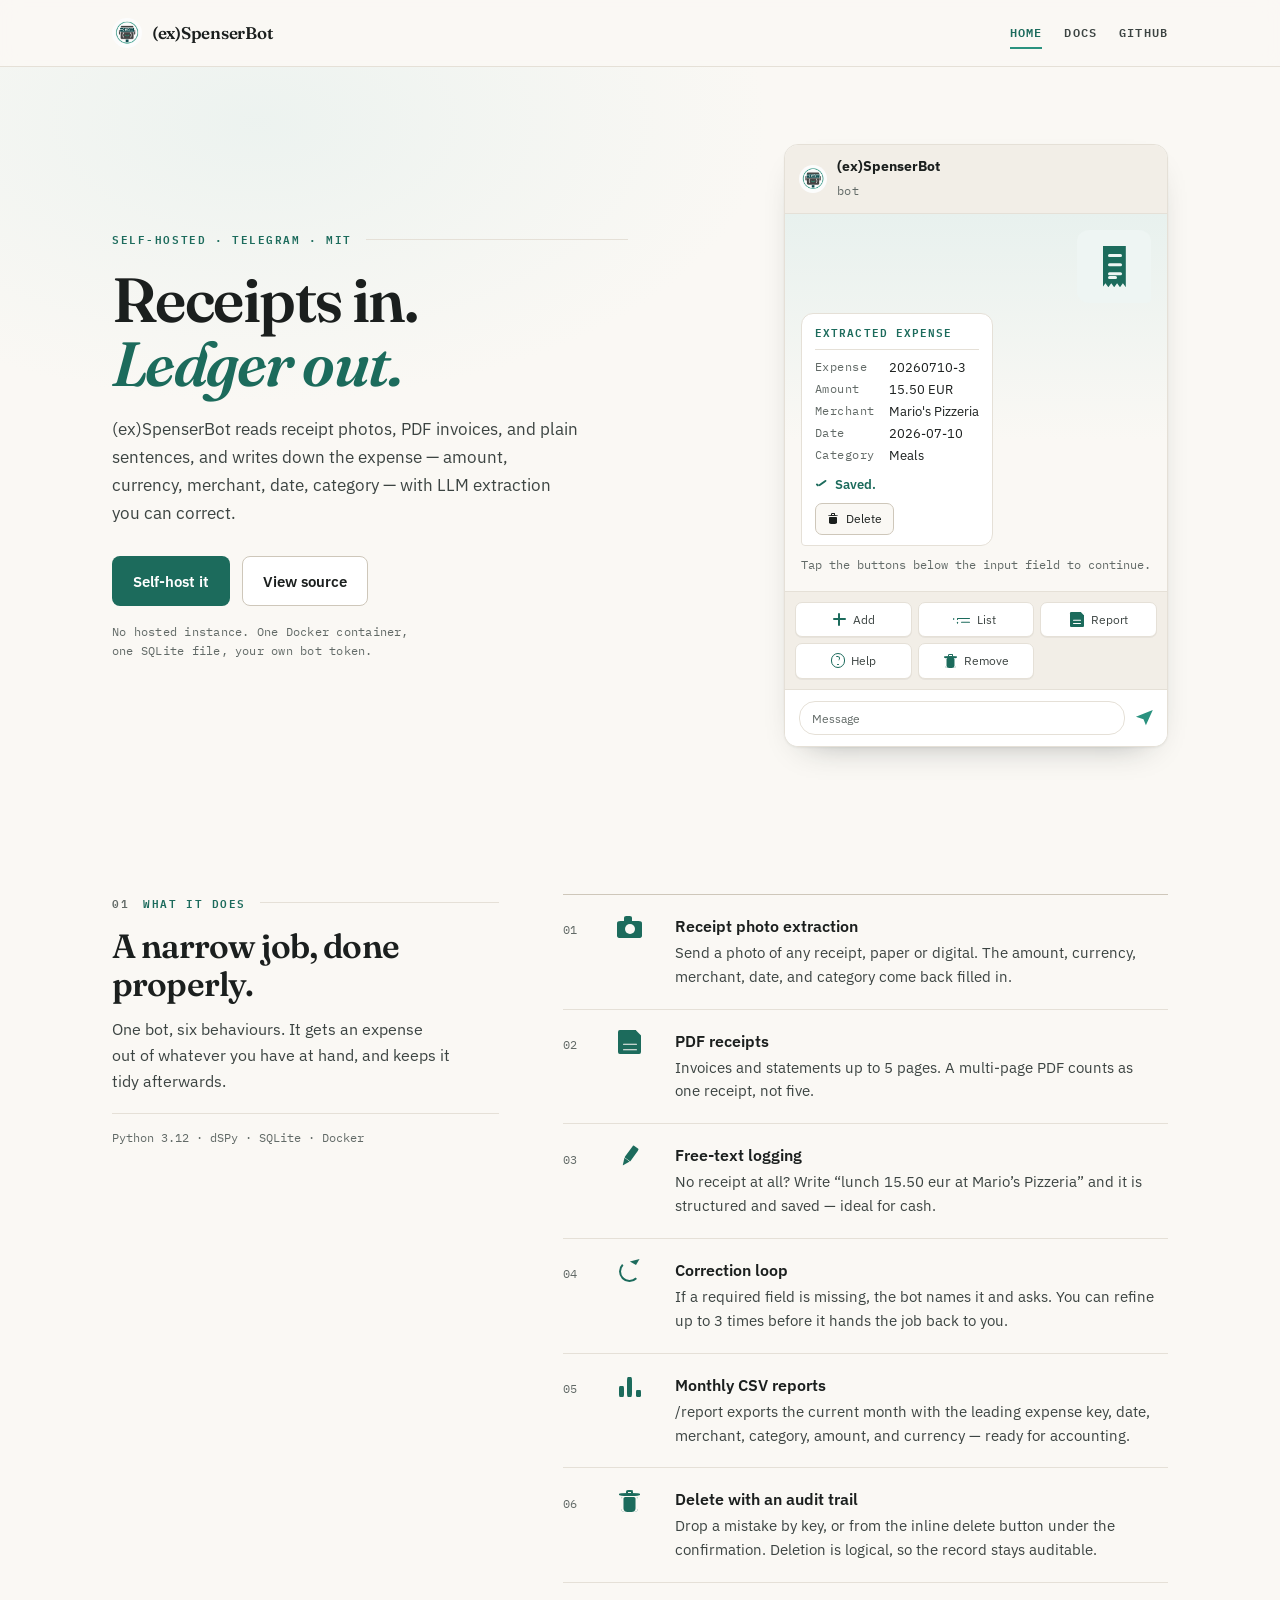
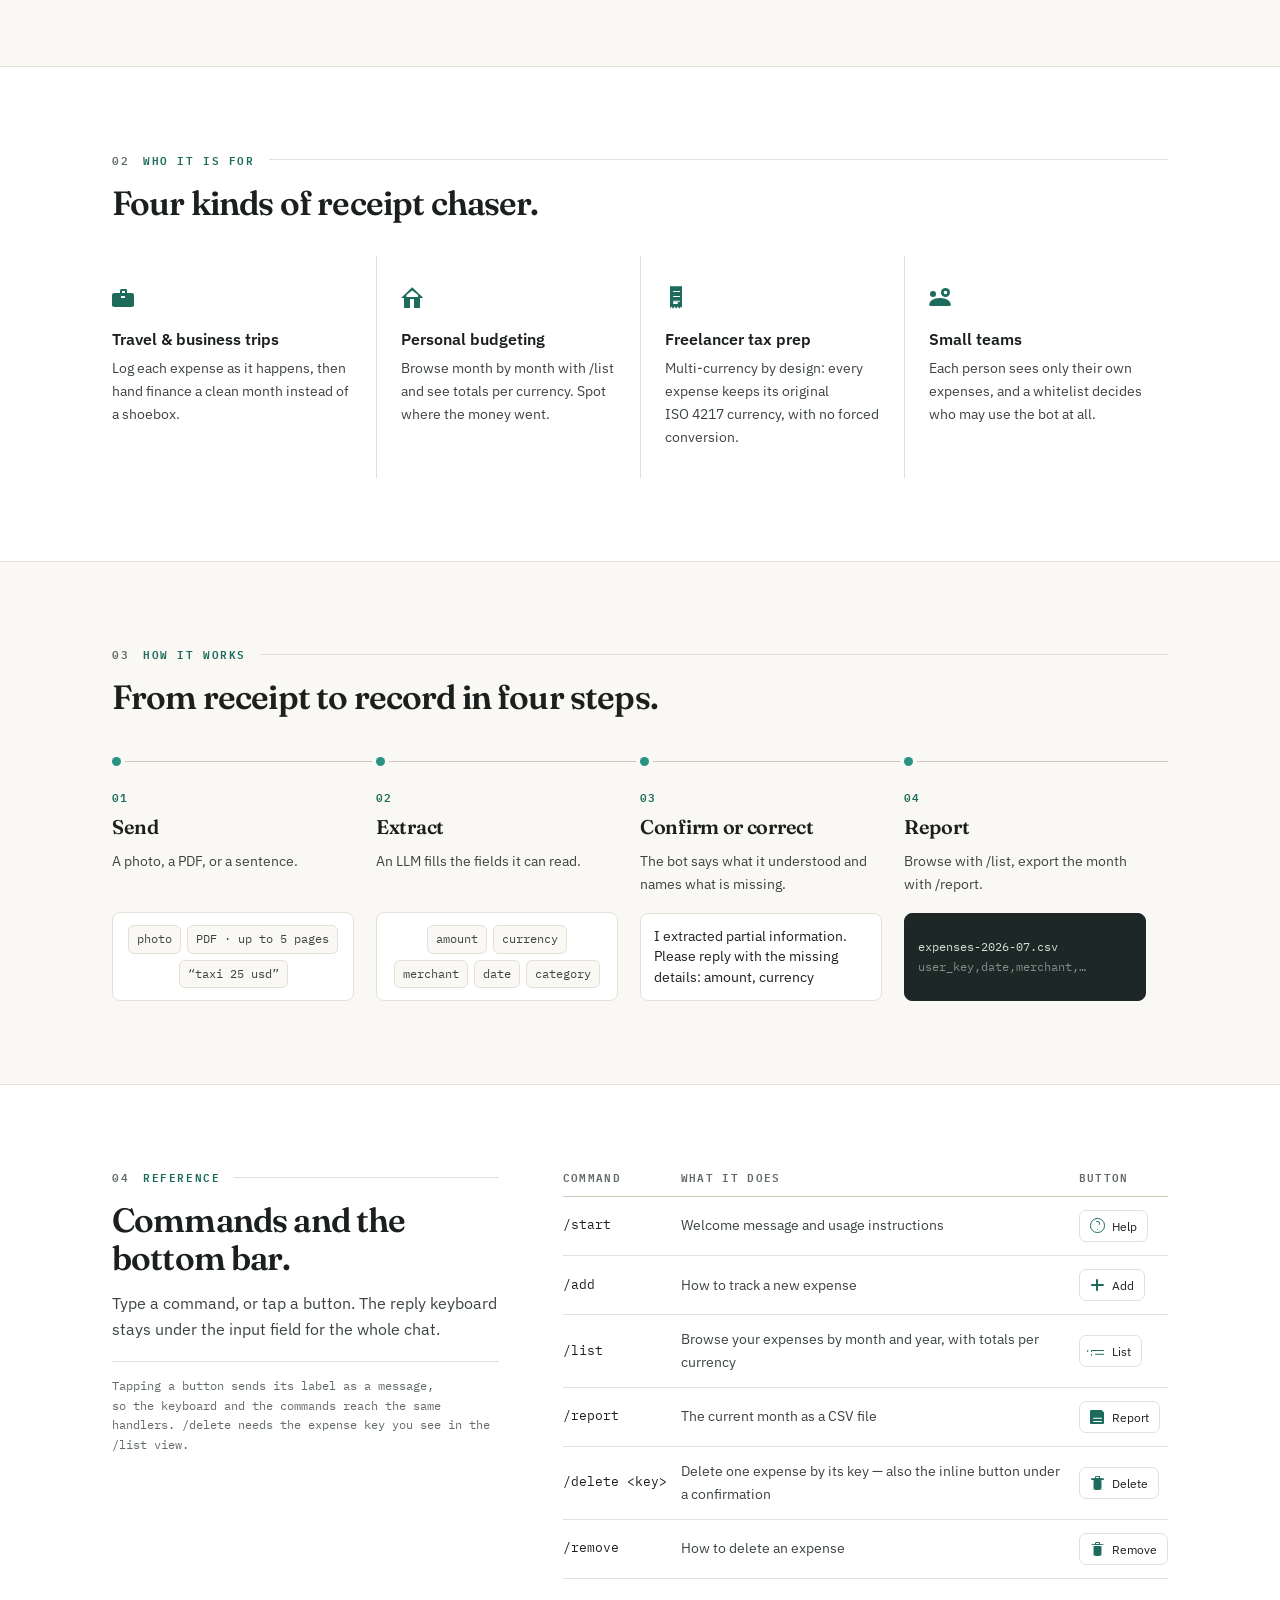
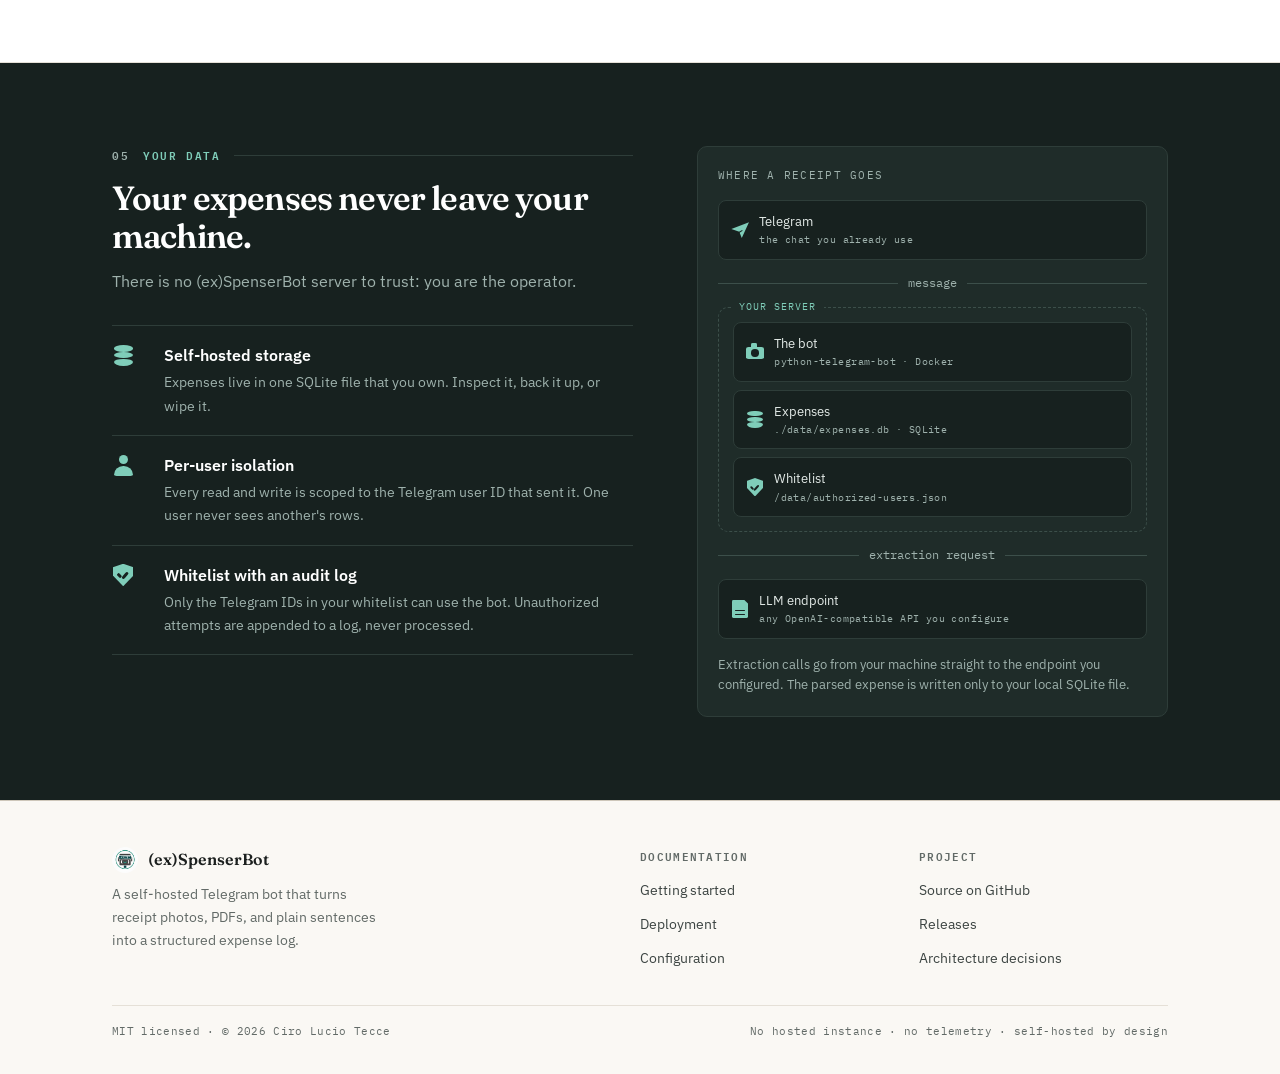
<file: site/index.html>
<!DOCTYPE html>
<html lang="en">
<head>
<meta charset="utf-8">
<meta name="viewport" content="width=device-width, initial-scale=1">
<title>(ex)SpenserBot — self-hosted Telegram expense bot</title>
<meta name="description" content="A self-hosted Telegram bot that turns receipt photos, PDF invoices, and plain sentences into structured expenses with LLM extraction. Monthly CSV reports, per-user isolation, Docker deploy.">
<meta name="color-scheme" content="light">
<link rel="canonical" href="https://cirius1792.github.io/expense-report-bot/">
<meta name="robots" content="index, follow, max-image-preview:large">
<meta property="og:type" content="website">
<meta property="og:site_name" content="(ex)SpenserBot">
<meta property="og:locale" content="en">
<meta property="og:url" content="https://cirius1792.github.io/expense-report-bot/">
<meta property="og:title" content="(ex)SpenserBot — self-hosted Telegram expense bot">
<meta property="og:description" content="A self-hosted Telegram bot that turns receipt photos, PDF invoices, and plain sentences into structured expenses with LLM extraction. Monthly CSV reports, per-user isolation, Docker deploy.">
<meta property="og:image" content="https://cirius1792.github.io/expense-report-bot/assets/og-image.png">
<meta property="og:image:type" content="image/png">
<meta property="og:image:width" content="1200">
<meta property="og:image:height" content="630">
<meta property="og:image:alt" content="(ex)SpenserBot — receipts in, ledger out">
<meta name="twitter:card" content="summary_large_image">
<meta name="twitter:title" content="(ex)SpenserBot — self-hosted Telegram expense bot">
<meta name="twitter:description" content="A self-hosted Telegram bot that turns receipt photos, PDF invoices, and plain sentences into structured expenses with LLM extraction. Monthly CSV reports, per-user isolation, Docker deploy.">
<meta name="twitter:image" content="https://cirius1792.github.io/expense-report-bot/assets/og-image.png">
<meta name="twitter:image:alt" content="(ex)SpenserBot — receipts in, ledger out">
<link rel="preload" href="assets/fonts/fraunces-var.woff2" as="font" type="font/woff2" crossorigin>
<link rel="preload" href="assets/fonts/plexsans-var.woff2" as="font" type="font/woff2" crossorigin>
<script type="application/ld+json">{"@context":"https://schema.org","@type":"SoftwareApplication","name":"(ex)SpenserBot","alternateName":"SpenserBot","url":"https://cirius1792.github.io/expense-report-bot/","description":"A self-hosted Telegram bot that turns receipt photos, PDF invoices, and plain sentences into structured expenses with LLM extraction, monthly CSV reports, and per-user isolation.","applicationCategory":"BusinessApplication","applicationSubCategory":"Expense tracking","operatingSystem":"Docker (Linux, macOS, Windows)","isAccessibleForFree":true,"license":"https://opensource.org/license/mit","codeRepository":"https://github.com/Cirius1792/expense-report-bot","author":{"@type":"Person","name":"Ciro Lucio Tecce"}}</script>
<meta name="theme-color" content="#faf8f4">
<link rel="icon" type="image/png" sizes="192x192" href="assets/logo-192.png">
<link rel="stylesheet" href="assets/icons.css">
<link rel="stylesheet" href="assets/style.css">
</head>
<body>
<a class="skip" href="#main">Skip to content</a>
<nav class="nav" aria-label="Primary">
  <div class="nav-inner">
    <a class="brand" href="index.html"><img src="assets/logo-96.png" alt="" width="30" height="30"><span>(ex)SpenserBot</span></a>
    <div class="nav-links">
      <a href="index.html" aria-current="page">Home</a>
      <a href="docs/index.html">Docs</a>
      <a href="https://github.com/Cirius1792/expense-report-bot" class="ext">GitHub</a>
    </div>
  </div>
</nav>

<main id="main">
<header class="hero">
  <div class="wrap hero-grid">
    <div>
      <p class="kicker">Self-hosted · Telegram · MIT</p>
      <h1>Receipts in. <em>Ledger out.</em></h1>
      <p class="lede">(ex)SpenserBot reads receipt photos, PDF invoices, and plain sentences, and writes down the expense — amount, currency, merchant, date, category — with LLM extraction you can correct.</p>
      <div class="cta-row">
        <a class="btn btn-primary" href="docs/deployment.html">Self-host it</a>
        <a class="btn btn-ghost" href="https://github.com/Cirius1792/expense-report-bot">View source</a>
      </div>
      <p class="hero-note">No hosted instance. One Docker container, one SQLite file, your own bot token.</p>
    </div>
    <div class="chat" role="img" aria-label="Telegram chat: a receipt photo is sent, the bot extracts expense 20260710-3 — 15.50 EUR at Mario's Pizzeria on 2026-07-10, category Meals — and saves it.">
  <div class="chat-bar">
    <img src="assets/logo-96.png" alt="" width="28" height="28">
    <div><b>(ex)SpenserBot</b><small>bot</small></div>
  </div>
  <div class="chat-body">
    <div class="bubble bubble-out bubble-photo"><i class="i i-receipt" aria-hidden="true"><span></span></i></div>
    <div class="bubble bubble-in">
      <div class="head">Extracted expense</div>
      <dl class="rows">
        <dt>Expense</dt><dd>20260710-3</dd>
        <dt>Amount</dt><dd>15.50 EUR</dd>
        <dt>Merchant</dt><dd>Mario's Pizzeria</dd>
        <dt>Date</dt><dd>2026-07-10</dd>
        <dt>Category</dt><dd>Meals</dd>
      </dl>
      <div class="saved"><i class="i i-check" aria-hidden="true"><span></span></i> Saved.</div>
      <div class="inline-btn"><i class="i i-trash" aria-hidden="true"><span></span></i> Delete</div>
    </div>
    <div class="chat-hint">Tap the buttons below the input field to continue.</div>
  </div>
  <div class="keyboard">
    <div class="key"><i class="i i-plus" aria-hidden="true"><span></span></i> Add</div>
    <div class="key"><i class="i i-list" aria-hidden="true"><span></span></i> List</div>
    <div class="key"><i class="i i-doc" aria-hidden="true"><span></span></i> Report</div>
    <div class="key"><i class="i i-help" aria-hidden="true"><span></span></i> Help</div>
    <div class="key"><i class="i i-trash" aria-hidden="true"><span></span></i> Remove</div>
  </div>
  <div class="chat-input"><span class="field">Message</span><i class="i i-plane" aria-hidden="true"><span></span></i></div>
</div>
  </div>
</header>
<section class="sec" id="features" aria-labelledby="h-features">
  <div class="wrap head-split">
    <div class="sticky">
      <p class="kicker"><span class="idx">01</span> What it does</p>
      <h2 id="h-features" style="margin-top:16px">A narrow job, done properly.</h2>
      <p class="sec-lede">One bot, six behaviours. It gets an expense out of whatever you have at hand, and keeps it tidy afterwards.</p>
      <p class="note">Python 3.12 · dSPy · SQLite · Docker</p>
    </div>
    <div class="f-list">
      <div class="f-row">
        <span class="n">01</span>
        <i class="i i-camera" aria-hidden="true"><span></span></i>
        <div><h3>Receipt photo extraction</h3><p>Send a photo of any receipt, paper or digital. The amount, currency, merchant, date, and category come back filled in.</p></div>
      </div>
      <div class="f-row">
        <span class="n">02</span>
        <i class="i i-doc" aria-hidden="true"><span></span></i>
        <div><h3>PDF receipts</h3><p>Invoices and statements up to 5 pages. A multi-page PDF counts as one receipt, not five.</p></div>
      </div>
      <div class="f-row">
        <span class="n">03</span>
        <i class="i i-pen" aria-hidden="true"><span></span></i>
        <div><h3>Free-text logging</h3><p>No receipt at all? Write “lunch 15.50 eur at Mario&#8217;s Pizzeria” and it is structured and saved — ideal for cash.</p></div>
      </div>
      <div class="f-row">
        <span class="n">04</span>
        <i class="i i-loop" aria-hidden="true"><span></span></i>
        <div><h3>Correction loop</h3><p>If a required field is missing, the bot names it and asks. You can refine up to 3 times before it hands the job back to you.</p></div>
      </div>
      <div class="f-row">
        <span class="n">05</span>
        <i class="i i-bars" aria-hidden="true"><span></span></i>
        <div><h3>Monthly CSV reports</h3><p>/report exports the current month with the leading expense key, date, merchant, category, amount, and currency — ready for accounting.</p></div>
      </div>
      <div class="f-row">
        <span class="n">06</span>
        <i class="i i-trash" aria-hidden="true"><span></span></i>
        <div><h3>Delete with an audit trail</h3><p>Drop a mistake by key, or from the inline delete button under the confirmation. Deletion is logical, so the record stays auditable.</p></div>
      </div>
    </div>
  </div>
</section>
<section class="sec band" id="who" aria-labelledby="h-who">
  <div class="wrap">
    <p class="kicker"><span class="idx">02</span> Who it is for</p>
    <h2 id="h-who" style="margin-top:16px">Four kinds of receipt chaser.</h2>
  </div>
  <div class="wrap" style="margin-top:34px">
    <div class="spec">
      <div>
        <i class="i i-case" aria-hidden="true"><span></span></i>
        <h3>Travel &amp; business trips</h3>
        <p>Log each expense as it happens, then hand finance a clean month instead of a shoebox.</p>
      </div>
      <div>
        <i class="i i-house" aria-hidden="true"><span></span></i>
        <h3>Personal budgeting</h3>
        <p>Browse month by month with /list and see totals per currency. Spot where the money went.</p>
      </div>
      <div>
        <i class="i i-receipt" aria-hidden="true"><span></span></i>
        <h3>Freelancer tax prep</h3>
        <p>Multi-currency by design: every expense keeps its original ISO&nbsp;4217 currency, with no forced conversion.</p>
      </div>
      <div>
        <i class="i i-people" aria-hidden="true"><span></span></i>
        <h3>Small teams</h3>
        <p>Each person sees only their own expenses, and a whitelist decides who may use the bot at all.</p>
      </div>
    </div>
  </div>
</section>
<section class="sec" id="how" aria-labelledby="h-how">
  <div class="wrap">
    <p class="kicker"><span class="idx">03</span> How it works</p>
    <h2 id="h-how" style="margin-top:16px">From receipt to record in four steps.</h2>
    <div class="steps" style="margin-top:44px">
    <div class="step">
      <span class="n">01</span>
      <h3>Send</h3>
      <p>A photo, a PDF, or a sentence.</p>
      <div class="artifact chips"><span>photo</span><span>PDF &middot; up to 5 pages</span><span>&ldquo;taxi 25 usd&rdquo;</span></div>
    </div>
    <div class="step">
      <span class="n">02</span>
      <h3>Extract</h3>
      <p>An LLM fills the fields it can read.</p>
      <div class="artifact chips"><span>amount</span><span>currency</span><span>merchant</span><span>date</span><span>category</span></div>
    </div>
    <div class="step">
      <span class="n">03</span>
      <h3>Confirm or correct</h3>
      <p>The bot says what it understood and names what is missing.</p>
      <div class="artifact quote">I extracted partial information. Please reply with the missing details: amount, currency</div>
    </div>
    <div class="step">
      <span class="n">04</span>
      <h3>Report</h3>
      <p>Browse with /list, export the month with /report.</p>
      <div class="artifact dark">expenses-2026-07.csv<br><span class="k">user_key,date,merchant,&hellip;</span></div>
    </div>
    </div>
  </div>
</section>
<section class="sec band" id="commands" aria-labelledby="h-commands">
  <div class="wrap head-split">
    <div class="sticky">
      <p class="kicker"><span class="idx">04</span> Reference</p>
      <h2 id="h-commands" style="margin-top:16px">Commands and the bottom bar.</h2>
      <p class="sec-lede">Type a command, or tap a button. The reply keyboard stays under the input field for the whole chat.</p>
      <p class="note">Tapping a button sends its label as a message, so the keyboard and the commands reach the same handlers. /delete needs the expense key you see in the /list view.</p>
    </div>
    <div class="table-scroll" tabindex="0" role="region" aria-label="Commands and buttons reference">
      <table class="ref">
        <thead>
          <tr><th scope="col">Command</th><th scope="col">What it does</th><th scope="col">Button</th></tr>
        </thead>
        <tbody>
          <tr>
            <td class="cmd">/start</td>
            <td>Welcome message and usage instructions</td>
            <td><span class="chip"><i class="i i-help" aria-hidden="true"><span></span></i> Help</span></td>
          </tr>
          <tr>
            <td class="cmd">/add</td>
            <td>How to track a new expense</td>
            <td><span class="chip"><i class="i i-plus" aria-hidden="true"><span></span></i> Add</span></td>
          </tr>
          <tr>
            <td class="cmd">/list</td>
            <td>Browse your expenses by month and year, with totals per currency</td>
            <td><span class="chip"><i class="i i-list" aria-hidden="true"><span></span></i> List</span></td>
          </tr>
          <tr>
            <td class="cmd">/report</td>
            <td>The current month as a CSV file</td>
            <td><span class="chip"><i class="i i-doc" aria-hidden="true"><span></span></i> Report</span></td>
          </tr>
          <tr>
            <td class="cmd">/delete &lt;key&gt;</td>
            <td>Delete one expense by its key &mdash; also the inline button under a confirmation</td>
            <td><span class="chip"><i class="i i-trash" aria-hidden="true"><span></span></i> Delete</span></td>
          </tr>
          <tr>
            <td class="cmd">/remove</td>
            <td>How to delete an expense</td>
            <td><span class="chip"><i class="i i-trash" aria-hidden="true"><span></span></i> Remove</span></td>
          </tr>
        </tbody>
      </table>
    </div>
  </div>
</section>
<section class="sec dark" id="data" aria-labelledby="h-data">
  <div class="wrap dark-grid">
    <div>
      <p class="kicker"><span class="idx">05</span> Your data</p>
      <h2 id="h-data" style="margin-top:16px">Your expenses never leave your machine.</h2>
      <p class="sec-lede" style="color:var(--on-dark-muted)">There is no (ex)SpenserBot server to trust: you are the operator.</p>
      <div class="points">
        <div class="point">
          <i class="i i-db" aria-hidden="true"><span></span></i>
          <div><h3>Self-hosted storage</h3><p>Expenses live in one SQLite file that you own. Inspect it, back it up, or wipe it.</p></div>
        </div>
        <div class="point">
          <i class="i i-user" aria-hidden="true"><span></span></i>
          <div><h3>Per-user isolation</h3><p>Every read and write is scoped to the Telegram user ID that sent it. One user never sees another's rows.</p></div>
        </div>
        <div class="point">
          <i class="i i-shield" aria-hidden="true"><span></span></i>
          <div><h3>Whitelist with an audit log</h3><p>Only the Telegram IDs in your whitelist can use the bot. Unauthorized attempts are appended to a log, never processed.</p></div>
        </div>
      </div>
    </div>
    <div class="diagram">
      <p class="cap">Where a receipt goes</p>
      <div class="node"><i class="i i-plane" aria-hidden="true"><span></span></i><div>Telegram<small>the chat you already use</small></div></div>
      <div class="flow" style="margin:14px 0">message</div>
      <div class="boundary">
        <span class="lbl">Your server</span>
        <div class="node"><i class="i i-camera" aria-hidden="true"><span></span></i><div>The bot<small>python-telegram-bot · Docker</small></div></div>
        <div class="node"><i class="i i-db" aria-hidden="true"><span></span></i><div>Expenses<small>./data/expenses.db · SQLite</small></div></div>
        <div class="node"><i class="i i-shield" aria-hidden="true"><span></span></i><div>Whitelist<small>/data/authorized-users.json</small></div></div>
      </div>
      <div class="flow" style="margin:14px 0">extraction request</div>
      <div class="node"><i class="i i-doc" aria-hidden="true"><span></span></i><div>LLM endpoint<small>any OpenAI-compatible API you configure</small></div></div>
      <p class="diagram-note">Extraction calls go from your machine straight to the endpoint you configured. The parsed expense is written only to your local SQLite file.</p>
    </div>
  </div>
</section>
</main>

<footer>
  <div class="wrap">
    <div class="foot-grid">
      <div>
        <div class="foot-brand"><img src="assets/logo-96.png" alt="" width="26" height="26"><span>(ex)SpenserBot</span></div>
        <p>A self-hosted Telegram bot that turns receipt photos, PDFs, and plain sentences into a structured expense log.</p>
      </div>
      <div>
        <h4>Documentation</h4>
        <ul>
          <li><a href="docs/index.html">Getting started</a></li>
          <li><a href="docs/deployment.html">Deployment</a></li>
          <li><a href="docs/configuration.html">Configuration</a></li>
        </ul>
      </div>
      <div>
        <h4>Project</h4>
        <ul>
          <li><a href="https://github.com/Cirius1792/expense-report-bot">Source on GitHub</a></li>
          <li><a href="https://github.com/Cirius1792/expense-report-bot/releases">Releases</a></li>
          <li><a href="https://github.com/Cirius1792/expense-report-bot/tree/main/docs/adr">Architecture decisions</a></li>
        </ul>
      </div>
    </div>
    <div class="foot-bar">
      <span>MIT licensed · © 2026 Ciro Lucio Tecce</span>
      <span>No hosted instance · no telemetry · self-hosted by design</span>
    </div>
  </div>
</footer>
</body>
</html>
</file>
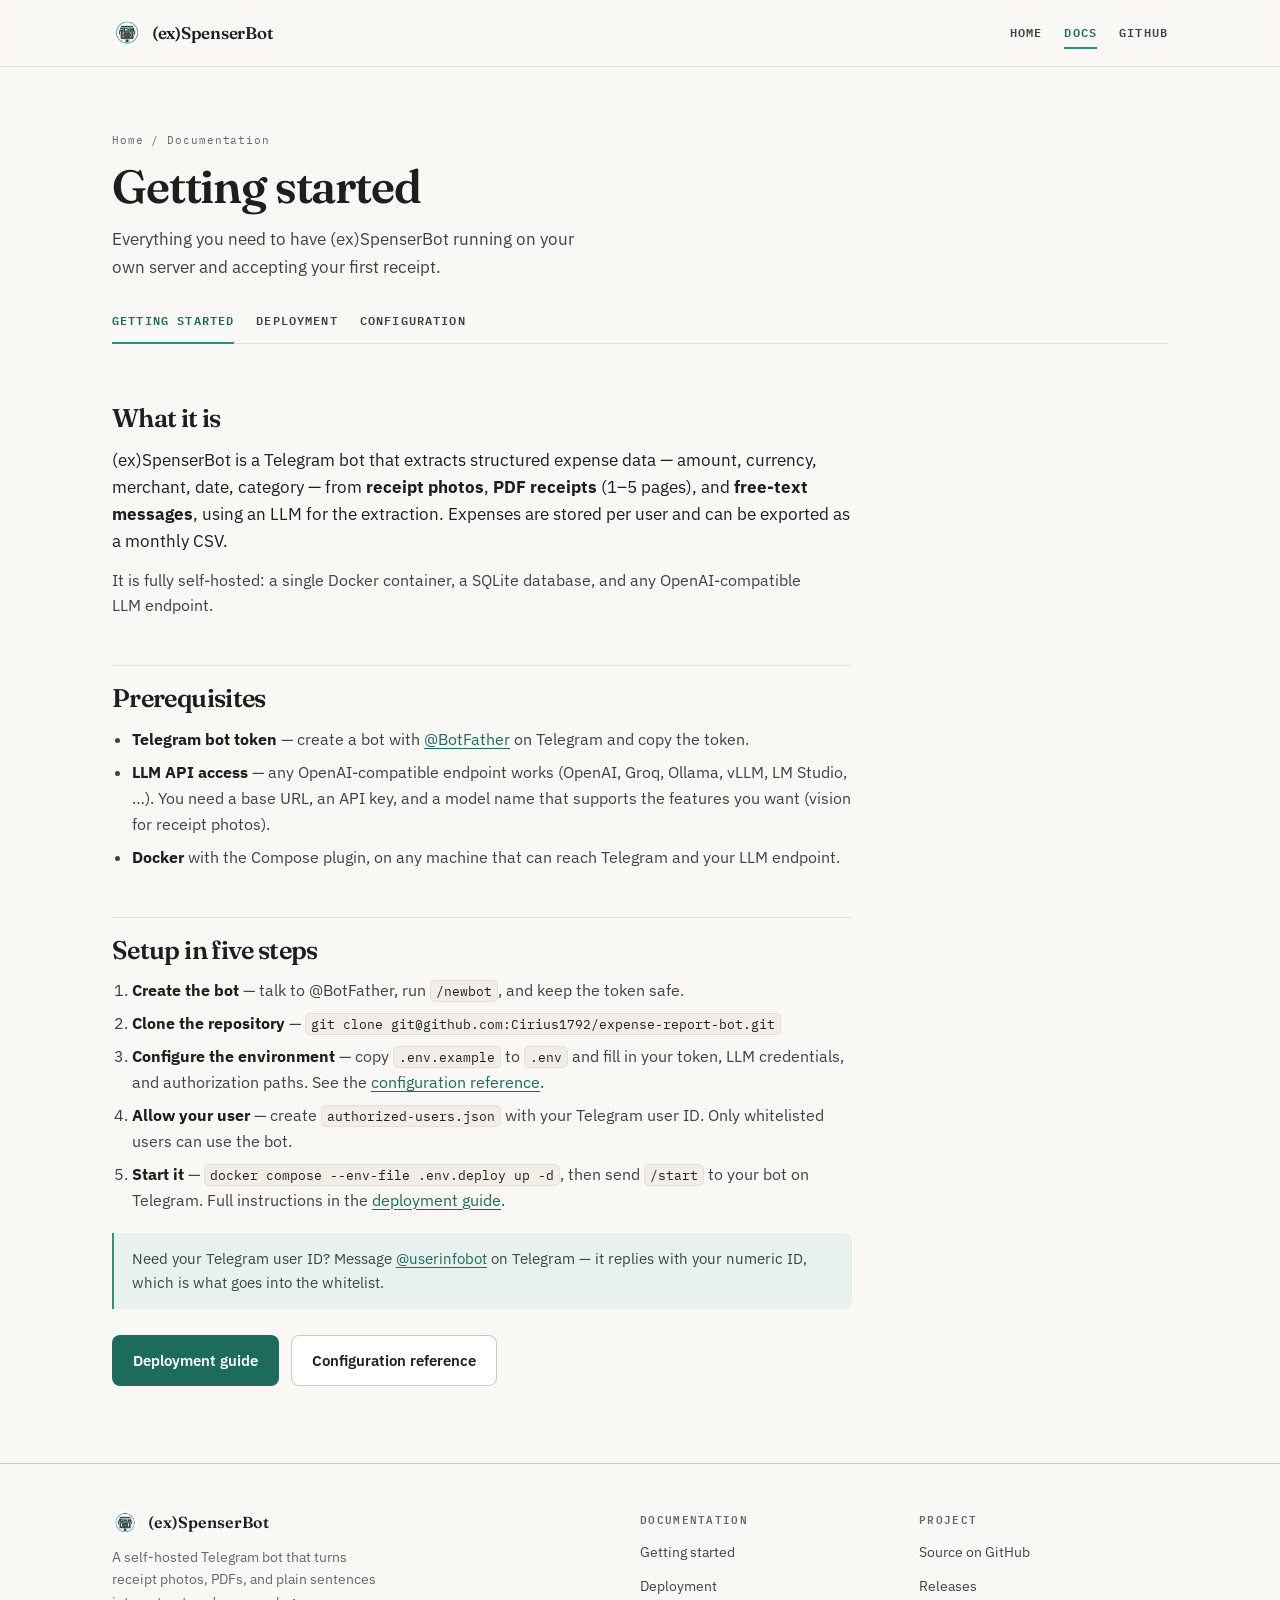
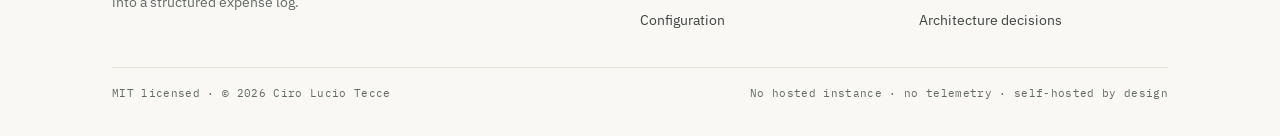
<file: site/docs/index.html>
<!DOCTYPE html>
<html lang="en">
<head>
<meta charset="utf-8">
<meta name="viewport" content="width=device-width, initial-scale=1">
<title>Getting started — (ex)SpenserBot</title>
<meta name="description" content="Get (ex)SpenserBot running: prerequisites, setup steps, deployment with Docker, and configuration reference.">
<meta name="color-scheme" content="light">
<link rel="canonical" href="https://cirius1792.github.io/expense-report-bot/docs/">
<meta name="robots" content="index, follow, max-image-preview:large">
<meta property="og:type" content="article">
<meta property="og:site_name" content="(ex)SpenserBot">
<meta property="og:locale" content="en">
<meta property="og:url" content="https://cirius1792.github.io/expense-report-bot/docs/">
<meta property="og:title" content="Getting started — (ex)SpenserBot">
<meta property="og:description" content="Get (ex)SpenserBot running: prerequisites, setup steps, deployment with Docker, and configuration reference.">
<meta property="og:image" content="https://cirius1792.github.io/expense-report-bot/assets/og-image.png">
<meta property="og:image:type" content="image/png">
<meta property="og:image:width" content="1200">
<meta property="og:image:height" content="630">
<meta property="og:image:alt" content="(ex)SpenserBot — receipts in, ledger out">
<meta name="twitter:card" content="summary_large_image">
<meta name="twitter:title" content="Getting started — (ex)SpenserBot">
<meta name="twitter:description" content="Get (ex)SpenserBot running: prerequisites, setup steps, deployment with Docker, and configuration reference.">
<meta name="twitter:image" content="https://cirius1792.github.io/expense-report-bot/assets/og-image.png">
<meta name="twitter:image:alt" content="(ex)SpenserBot — receipts in, ledger out">
<link rel="preload" href="../assets/fonts/fraunces-var.woff2" as="font" type="font/woff2" crossorigin>
<link rel="preload" href="../assets/fonts/plexsans-var.woff2" as="font" type="font/woff2" crossorigin>
<script type="application/ld+json">{"@context":"https://schema.org","@type":"BreadcrumbList","itemListElement":[{"@type":"ListItem","position":1,"name":"Home","item":"https://cirius1792.github.io/expense-report-bot/"},{"@type":"ListItem","position":2,"name":"Documentation","item":"https://cirius1792.github.io/expense-report-bot/docs/"}]}</script>
<meta name="theme-color" content="#faf8f4">
<link rel="icon" type="image/png" sizes="192x192" href="../assets/logo-192.png">
<link rel="stylesheet" href="../assets/icons.css">
<link rel="stylesheet" href="../assets/style.css">
</head>
<body>
<a class="skip" href="#main">Skip to content</a>
<nav class="nav" aria-label="Primary">
  <div class="nav-inner">
    <a class="brand" href="../index.html"><img src="../assets/logo-96.png" alt="" width="30" height="30"><span>(ex)SpenserBot</span></a>
    <div class="nav-links">
      <a href="../index.html">Home</a>
      <a href="../docs/index.html" aria-current="page">Docs</a>
      <a href="https://github.com/Cirius1792/expense-report-bot" class="ext">GitHub</a>
    </div>
  </div>
</nav>

<main id="main">
  <header class="docs-head">
    <div class="wrap">
      <p class="crumb"><a href="../index.html">Home</a> / Documentation</p>
      <h1>Getting started</h1>
      <p class="lede">Everything you need to have (ex)SpenserBot running on your own server and accepting your first receipt.</p>
      <nav class="tabs" aria-label="Documentation">
      <a href="index.html" aria-current="page">Getting started</a>
      <a href="deployment.html">Deployment</a>
      <a href="configuration.html">Configuration</a>
      </nav>
    </div>
  </header>

  <section class="docs">
    <div class="wrap">
      <article>
        <h2>What it is</h2>
        <p>(ex)SpenserBot is a Telegram bot that extracts structured expense data — amount, currency, merchant, date, category — from <strong>receipt photos</strong>, <strong>PDF receipts</strong> (1–5 pages), and <strong>free-text messages</strong>, using an LLM for the extraction. Expenses are stored per user and can be exported as a monthly CSV.</p>
        <p>It is fully self-hosted: a single Docker container, a SQLite database, and any OpenAI-compatible LLM endpoint.</p>

        <h2>Prerequisites</h2>
        <ul>
          <li><strong>Telegram bot token</strong> — create a bot with <a href="https://t.me/BotFather">@BotFather</a> on Telegram and copy the token.</li>
          <li><strong>LLM API access</strong> — any OpenAI-compatible endpoint works (OpenAI, Groq, Ollama, vLLM, LM Studio, …). You need a base URL, an API key, and a model name that supports the features you want (vision for receipt photos).</li>
          <li><strong>Docker</strong> with the Compose plugin, on any machine that can reach Telegram and your LLM endpoint.</li>
        </ul>

        <h2>Setup in five steps</h2>
        <ol>
          <li><strong>Create the bot</strong> — talk to @BotFather, run <code>/newbot</code>, and keep the token safe.</li>
          <li><strong>Clone the repository</strong> — <code>git clone git@github.com:Cirius1792/expense-report-bot.git</code></li>
          <li><strong>Configure the environment</strong> — copy <code>.env.example</code> to <code>.env</code> and fill in your token, LLM credentials, and authorization paths. See the <a href="configuration.html">configuration reference</a>.</li>
          <li><strong>Allow your user</strong> — create <code>authorized-users.json</code> with your Telegram user ID. Only whitelisted users can use the bot.</li>
          <li><strong>Start it</strong> — <code>docker compose --env-file .env.deploy up -d</code>, then send <code>/start</code> to your bot on Telegram. Full instructions in the <a href="deployment.html">deployment guide</a>.</li>
        </ol>

        <div class="callout">Need your Telegram user ID? Message <a href="https://t.me/userinfobot">@userinfobot</a> on Telegram — it replies with your numeric ID, which is what goes into the whitelist.</div>
        <div class="next">
          <a class="btn btn-primary" href="deployment.html">Deployment guide</a>
          <a class="btn btn-ghost" href="configuration.html">Configuration reference</a>
        </div>
      </article>
    </div>
  </section>
</main>

<footer>
  <div class="wrap">
    <div class="foot-grid">
      <div>
        <div class="foot-brand"><img src="../assets/logo-96.png" alt="" width="26" height="26"><span>(ex)SpenserBot</span></div>
        <p>A self-hosted Telegram bot that turns receipt photos, PDFs, and plain sentences into a structured expense log.</p>
      </div>
      <div>
        <h4>Documentation</h4>
        <ul>
          <li><a href="../docs/index.html">Getting started</a></li>
          <li><a href="../docs/deployment.html">Deployment</a></li>
          <li><a href="../docs/configuration.html">Configuration</a></li>
        </ul>
      </div>
      <div>
        <h4>Project</h4>
        <ul>
          <li><a href="https://github.com/Cirius1792/expense-report-bot">Source on GitHub</a></li>
          <li><a href="https://github.com/Cirius1792/expense-report-bot/releases">Releases</a></li>
          <li><a href="https://github.com/Cirius1792/expense-report-bot/tree/main/docs/adr">Architecture decisions</a></li>
        </ul>
      </div>
    </div>
    <div class="foot-bar">
      <span>MIT licensed · © 2026 Ciro Lucio Tecce</span>
      <span>No hosted instance · no telemetry · self-hosted by design</span>
    </div>
  </div>
</footer>
</body>
</html>
</file>
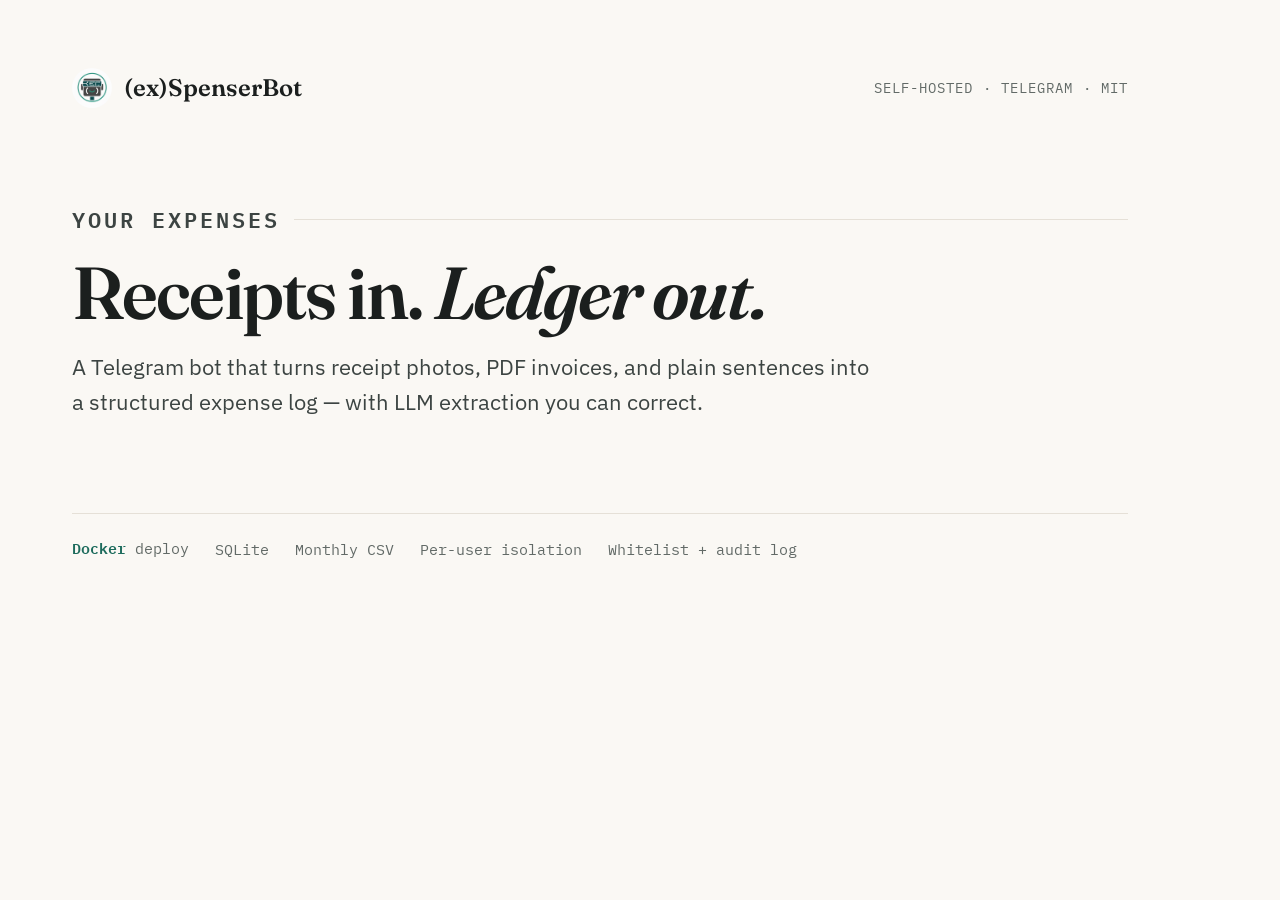
<file: docs/og-image.template.html>
<!-- Source template for site/assets/og-image.png (the 1200x630 social card).
     NOT published by pages.yml — it lives outside site/ on purpose.
     Regenerate from the repo root with:
       google-chrome --headless=new --no-sandbox --disable-gpu --hide-scrollbars \
         --window-size=1200,630 \
         --screenshot=site/assets/og-image.png docs/og-image.template.html
-->
<!DOCTYPE html>
<html lang="en"><head><meta charset="utf-8">
<link rel="stylesheet" href="../site/assets/icons.css">
<link rel="stylesheet" href="../site/assets/style.css">
<style>
  html, body { width: 1200px; height: 630px; overflow: hidden; }
  body.og { background: var(--paper); padding: 68px 72px; display: flex; flex-direction: column; }
  .og-top { display: flex; align-items: center; justify-content: space-between; }
  .og-brand { display: flex; align-items: center; gap: 12px; }
  .og-brand img { width: 40px; height: 40px; border-radius: 50%; }
  .og-brand span { font-family: var(--serif); font-weight: 600; font-size: 1.5rem; color: var(--ink); }
  .og-url { font-family: var(--mono); font-size: 0.85rem; letter-spacing: 0.08em; color: var(--muted); text-transform: uppercase; }
  .og-mid { margin-top: auto; margin-bottom: auto; }
  .og h1 { font-size: 4.6rem; line-height: 1.02; margin: 18px 0 20px; max-width: none; }
  .og p { font-size: 1.35rem; max-width: 62ch; color: var(--ink-2); }
  .og-foot { display: flex; gap: 26px; align-items: center; font-family: var(--mono); font-size: 0.95rem;
             color: var(--muted); border-top: 1px solid var(--rule); padding-top: 22px; }
  .og-foot b { color: var(--teal-deep); font-weight: 600; }
</style></head>
<body class="og">
  <div class="og-top">
    <div class="og-brand"><img src="../site/assets/logo-192.png" alt=""><span>(ex)SpenserBot</span></div>
    <div class="og-url">Self-hosted · Telegram · MIT</div>
  </div>
  <div class="og-mid">
    <p class="kicker" style="max-width:none">Your expenses</p>
    <h1>Receipts in. <em>Ledger out.</em></h1>
    <p>A Telegram bot that turns receipt photos, PDF invoices, and plain sentences into a structured expense log — with LLM extraction you can correct.</p>
  </div>
  <div class="og-foot">
    <span><b>Docker</b> deploy</span><span>SQLite</span><span>Monthly CSV</span><span>Per-user isolation</span><span>Whitelist + audit log</span>
  </div>
</body></html>
</file>
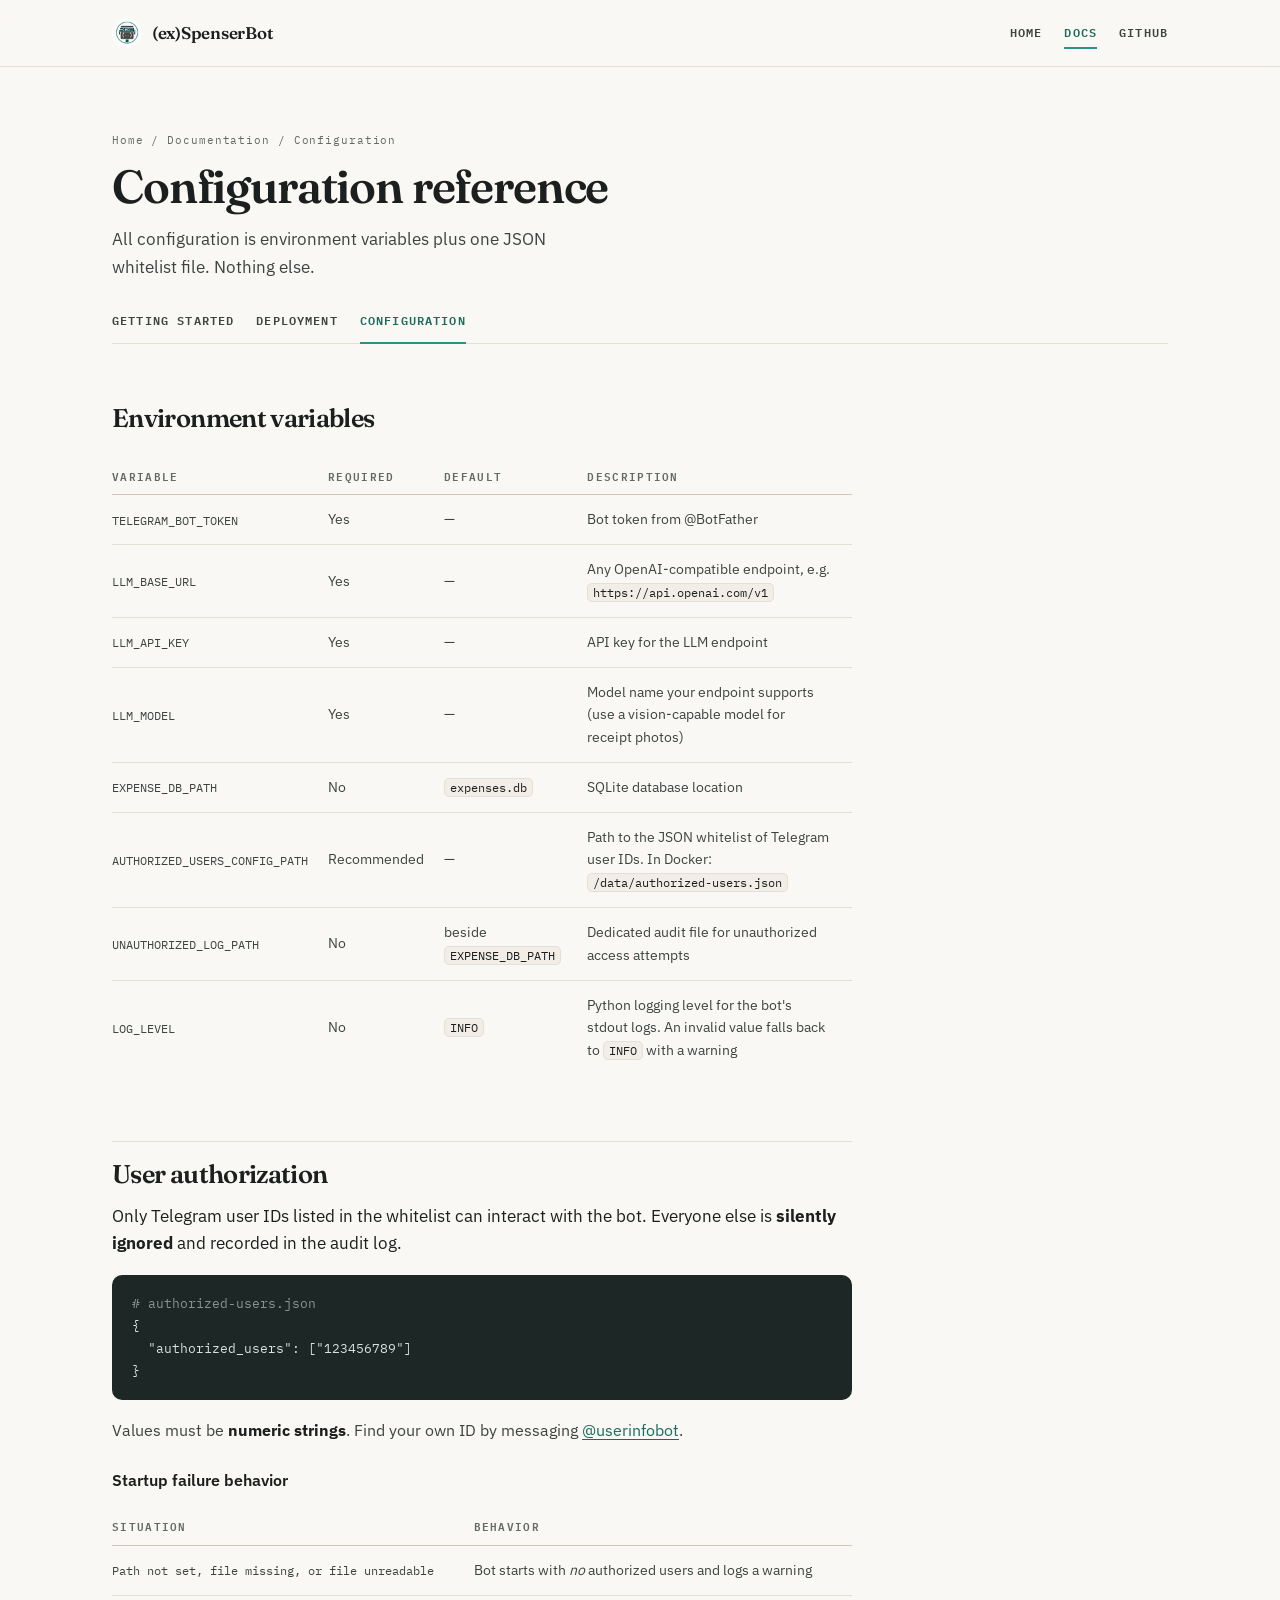
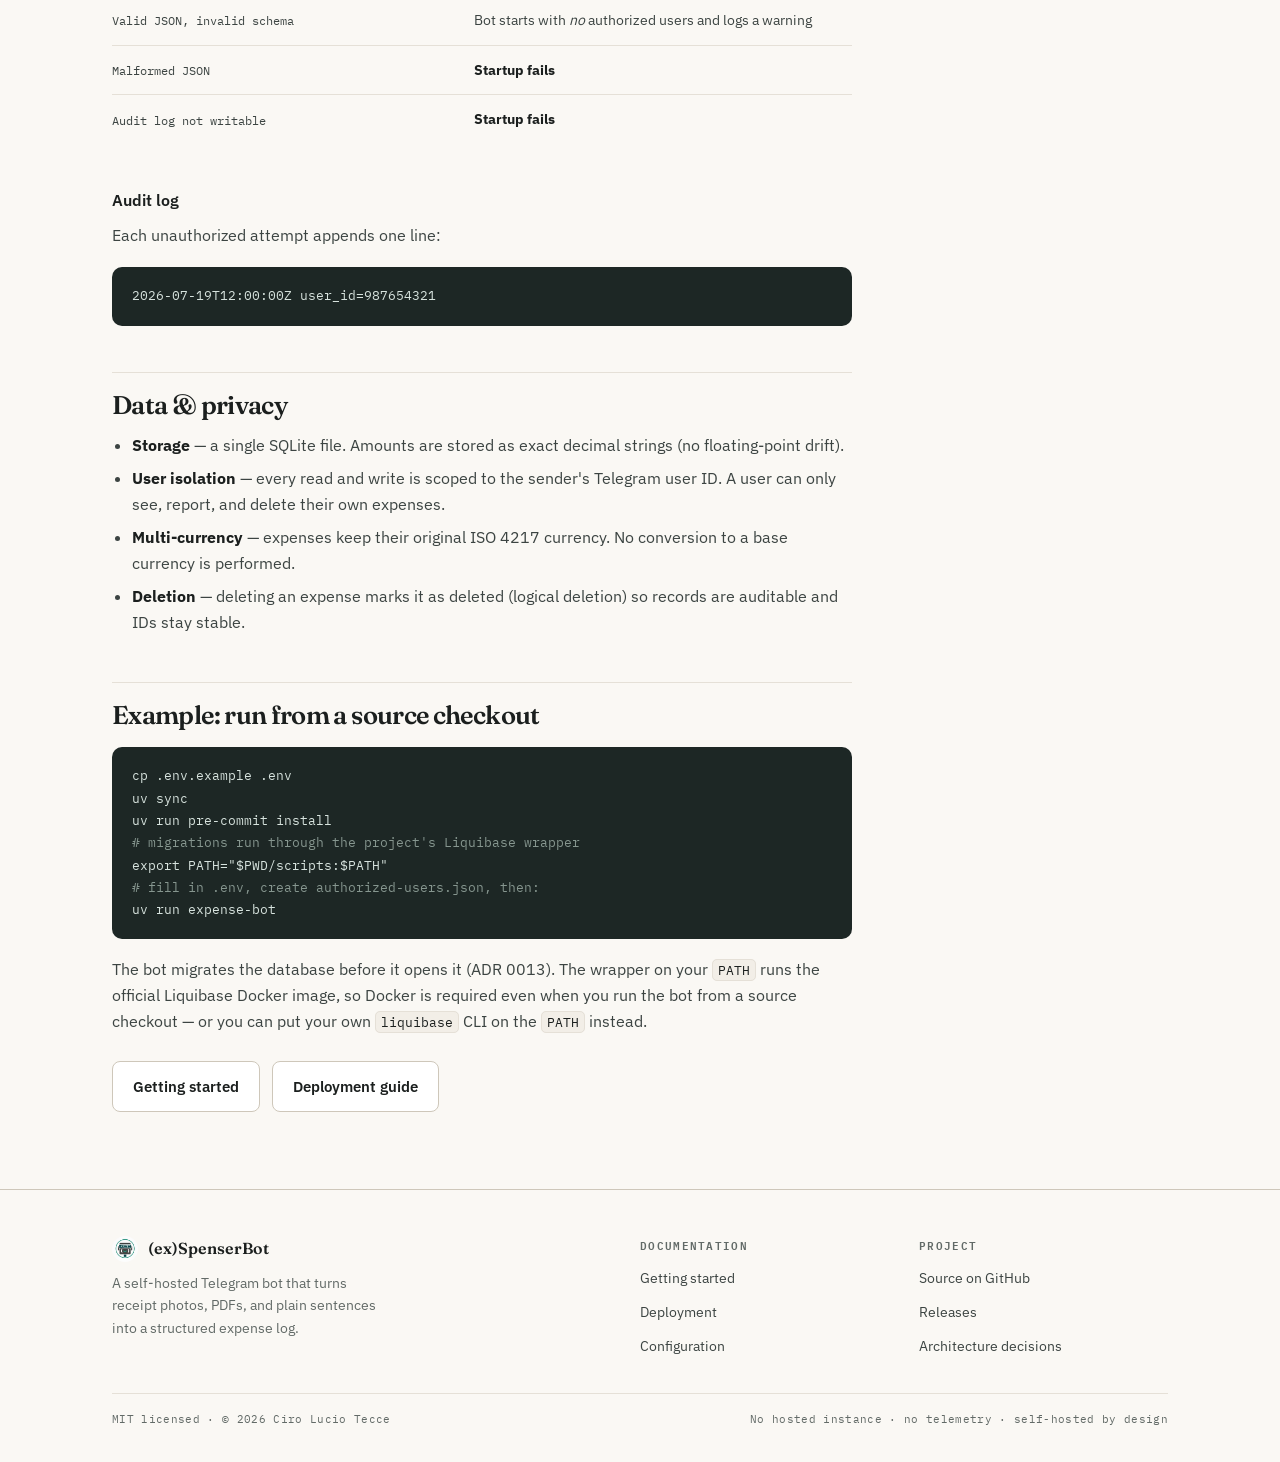
<file: site/docs/configuration.html>
<!DOCTYPE html>
<html lang="en">
<head>
<meta charset="utf-8">
<meta name="viewport" content="width=device-width, initial-scale=1">
<title>Configuration — (ex)SpenserBot</title>
<meta name="description" content="(ex)SpenserBot configuration reference: environment variables, user authorization whitelist, audit logging, and data storage.">
<meta name="color-scheme" content="light">
<link rel="canonical" href="https://cirius1792.github.io/expense-report-bot/docs/configuration.html">
<meta name="robots" content="index, follow, max-image-preview:large">
<meta property="og:type" content="article">
<meta property="og:site_name" content="(ex)SpenserBot">
<meta property="og:locale" content="en">
<meta property="og:url" content="https://cirius1792.github.io/expense-report-bot/docs/configuration.html">
<meta property="og:title" content="Configuration — (ex)SpenserBot">
<meta property="og:description" content="(ex)SpenserBot configuration reference: environment variables, user authorization whitelist, audit logging, and data storage.">
<meta property="og:image" content="https://cirius1792.github.io/expense-report-bot/assets/og-image.png">
<meta property="og:image:type" content="image/png">
<meta property="og:image:width" content="1200">
<meta property="og:image:height" content="630">
<meta property="og:image:alt" content="(ex)SpenserBot — receipts in, ledger out">
<meta name="twitter:card" content="summary_large_image">
<meta name="twitter:title" content="Configuration — (ex)SpenserBot">
<meta name="twitter:description" content="(ex)SpenserBot configuration reference: environment variables, user authorization whitelist, audit logging, and data storage.">
<meta name="twitter:image" content="https://cirius1792.github.io/expense-report-bot/assets/og-image.png">
<meta name="twitter:image:alt" content="(ex)SpenserBot — receipts in, ledger out">
<link rel="preload" href="../assets/fonts/fraunces-var.woff2" as="font" type="font/woff2" crossorigin>
<link rel="preload" href="../assets/fonts/plexsans-var.woff2" as="font" type="font/woff2" crossorigin>
<script type="application/ld+json">{"@context":"https://schema.org","@type":"BreadcrumbList","itemListElement":[{"@type":"ListItem","position":1,"name":"Home","item":"https://cirius1792.github.io/expense-report-bot/"},{"@type":"ListItem","position":2,"name":"Documentation","item":"https://cirius1792.github.io/expense-report-bot/docs/"},{"@type":"ListItem","position":3,"name":"Configuration","item":"https://cirius1792.github.io/expense-report-bot/docs/configuration.html"}]}</script>
<meta name="theme-color" content="#faf8f4">
<link rel="icon" type="image/png" sizes="192x192" href="../assets/logo-192.png">
<link rel="stylesheet" href="../assets/icons.css">
<link rel="stylesheet" href="../assets/style.css">
</head>
<body>
<a class="skip" href="#main">Skip to content</a>
<nav class="nav" aria-label="Primary">
  <div class="nav-inner">
    <a class="brand" href="../index.html"><img src="../assets/logo-96.png" alt="" width="30" height="30"><span>(ex)SpenserBot</span></a>
    <div class="nav-links">
      <a href="../index.html">Home</a>
      <a href="../docs/index.html" aria-current="page">Docs</a>
      <a href="https://github.com/Cirius1792/expense-report-bot" class="ext">GitHub</a>
    </div>
  </div>
</nav>

<main id="main">
  <header class="docs-head">
    <div class="wrap">
      <p class="crumb"><a href="../index.html">Home</a> / <a href="index.html">Documentation</a> / Configuration</p>
      <h1>Configuration reference</h1>
      <p class="lede">All configuration is environment variables plus one JSON whitelist file. Nothing else.</p>
      <nav class="tabs" aria-label="Documentation">
      <a href="index.html">Getting started</a>
      <a href="deployment.html">Deployment</a>
      <a href="configuration.html" aria-current="page">Configuration</a>
      </nav>
    </div>
  </header>

  <section class="docs">
    <div class="wrap">
      <article>
        <h2>Environment variables</h2>
        <div class="table-scroll" tabindex="0" role="region" aria-label="Environment variables"><table class="ref wide needs-scroll">
          <thead>
            <tr><th scope="col">Variable</th><th scope="col">Required</th><th scope="col">Default</th><th scope="col">Description</th></tr>
          </thead>
          <tbody>
            <tr><td>TELEGRAM_BOT_TOKEN</td><td>Yes</td><td>—</td><td>Bot token from @BotFather</td></tr>
            <tr><td>LLM_BASE_URL</td><td>Yes</td><td>—</td><td>Any OpenAI-compatible endpoint, e.g. <code>https://api.openai.com/v1</code></td></tr>
            <tr><td>LLM_API_KEY</td><td>Yes</td><td>—</td><td>API key for the LLM endpoint</td></tr>
            <tr><td>LLM_MODEL</td><td>Yes</td><td>—</td><td>Model name your endpoint supports (use a vision-capable model for receipt photos)</td></tr>
            <tr><td>EXPENSE_DB_PATH</td><td>No</td><td><code>expenses.db</code></td><td>SQLite database location</td></tr>
            <tr><td>AUTHORIZED_USERS_CONFIG_PATH</td><td>Recommended</td><td>—</td><td>Path to the JSON whitelist of Telegram user IDs. In Docker: <code>/data/authorized-users.json</code></td></tr>
            <tr><td>UNAUTHORIZED_LOG_PATH</td><td>No</td><td>beside <code>EXPENSE_DB_PATH</code></td><td>Dedicated audit file for unauthorized access attempts</td></tr>
            <tr><td>LOG_LEVEL</td><td>No</td><td><code>INFO</code></td><td>Python logging level for the bot's stdout logs. An invalid value falls back to <code>INFO</code> with a warning</td></tr>
          </tbody>
        </table></div>

        <h2>User authorization</h2>
        <p>Only Telegram user IDs listed in the whitelist can interact with the bot. Everyone else is <strong>silently ignored</strong> and recorded in the audit log.</p>
        <pre tabindex="0" role="region" aria-label="Whitelist file example"><code><span class="c"># authorized-users.json</span>
{
  "authorized_users": ["123456789"]
}</code></pre>
        <p>Values must be <strong>numeric strings</strong>. Find your own ID by messaging <a href="https://t.me/userinfobot">@userinfobot</a>.</p>

        <h3>Startup failure behavior</h3>
        <div class="table-scroll" tabindex="0" role="region" aria-label="Startup failure behavior"><table class="ref wide">
          <thead>
            <tr><th scope="col">Situation</th><th scope="col">Behavior</th></tr>
          </thead>
          <tbody>
            <tr><td>Path not set, file missing, or file unreadable</td><td>Bot starts with <em>no</em> authorized users and logs a warning</td></tr>
            <tr><td>Valid JSON, invalid schema</td><td>Bot starts with <em>no</em> authorized users and logs a warning</td></tr>
            <tr><td>Malformed JSON</td><td><strong>Startup fails</strong></td></tr>
            <tr><td>Audit log not writable</td><td><strong>Startup fails</strong></td></tr>
          </tbody>
        </table></div>

        <h3>Audit log</h3>
        <p>Each unauthorized attempt appends one line:</p>
        <pre tabindex="0" role="region" aria-label="Audit log line example"><code>2026-07-19T12:00:00Z user_id=987654321</code></pre>

        <h2>Data &amp; privacy</h2>
        <ul>
          <li><strong>Storage</strong> — a single SQLite file. Amounts are stored as exact decimal strings (no floating-point drift).</li>
          <li><strong>User isolation</strong> — every read and write is scoped to the sender's Telegram user ID. A user can only see, report, and delete their own expenses.</li>
          <li><strong>Multi-currency</strong> — expenses keep their original ISO 4217 currency. No conversion to a base currency is performed.</li>
          <li><strong>Deletion</strong> — deleting an expense marks it as deleted (logical deletion) so records are auditable and IDs stay stable.</li>
        </ul>

        <h2>Example: run from a source checkout</h2>
        <pre tabindex="0" role="region" aria-label="Source-checkout example"><code>cp .env.example .env
uv sync
uv run pre-commit install
<span class="c"># migrations run through the project's Liquibase wrapper</span>
export PATH="$PWD/scripts:$PATH"
<span class="c"># fill in .env, create authorized-users.json, then:</span>
uv run expense-bot</code></pre>
        <p>The bot migrates the database before it opens it (ADR 0013). The wrapper on your <code>PATH</code> runs the official Liquibase Docker image, so Docker is required even when you run the bot from a source checkout — or you can put your own <code>liquibase</code> CLI on the <code>PATH</code> instead.</p>
        <div class="next">
          <a class="btn btn-ghost" href="index.html">Getting started</a>
          <a class="btn btn-ghost" href="deployment.html">Deployment guide</a>
        </div>
      </article>
    </div>
  </section>
</main>

<footer>
  <div class="wrap">
    <div class="foot-grid">
      <div>
        <div class="foot-brand"><img src="../assets/logo-96.png" alt="" width="26" height="26"><span>(ex)SpenserBot</span></div>
        <p>A self-hosted Telegram bot that turns receipt photos, PDFs, and plain sentences into a structured expense log.</p>
      </div>
      <div>
        <h4>Documentation</h4>
        <ul>
          <li><a href="../docs/index.html">Getting started</a></li>
          <li><a href="../docs/deployment.html">Deployment</a></li>
          <li><a href="../docs/configuration.html">Configuration</a></li>
        </ul>
      </div>
      <div>
        <h4>Project</h4>
        <ul>
          <li><a href="https://github.com/Cirius1792/expense-report-bot">Source on GitHub</a></li>
          <li><a href="https://github.com/Cirius1792/expense-report-bot/releases">Releases</a></li>
          <li><a href="https://github.com/Cirius1792/expense-report-bot/tree/main/docs/adr">Architecture decisions</a></li>
        </ul>
      </div>
    </div>
    <div class="foot-bar">
      <span>MIT licensed · © 2026 Ciro Lucio Tecce</span>
      <span>No hosted instance · no telemetry · self-hosted by design</span>
    </div>
  </div>
</footer>
</body>
</html>
</file>
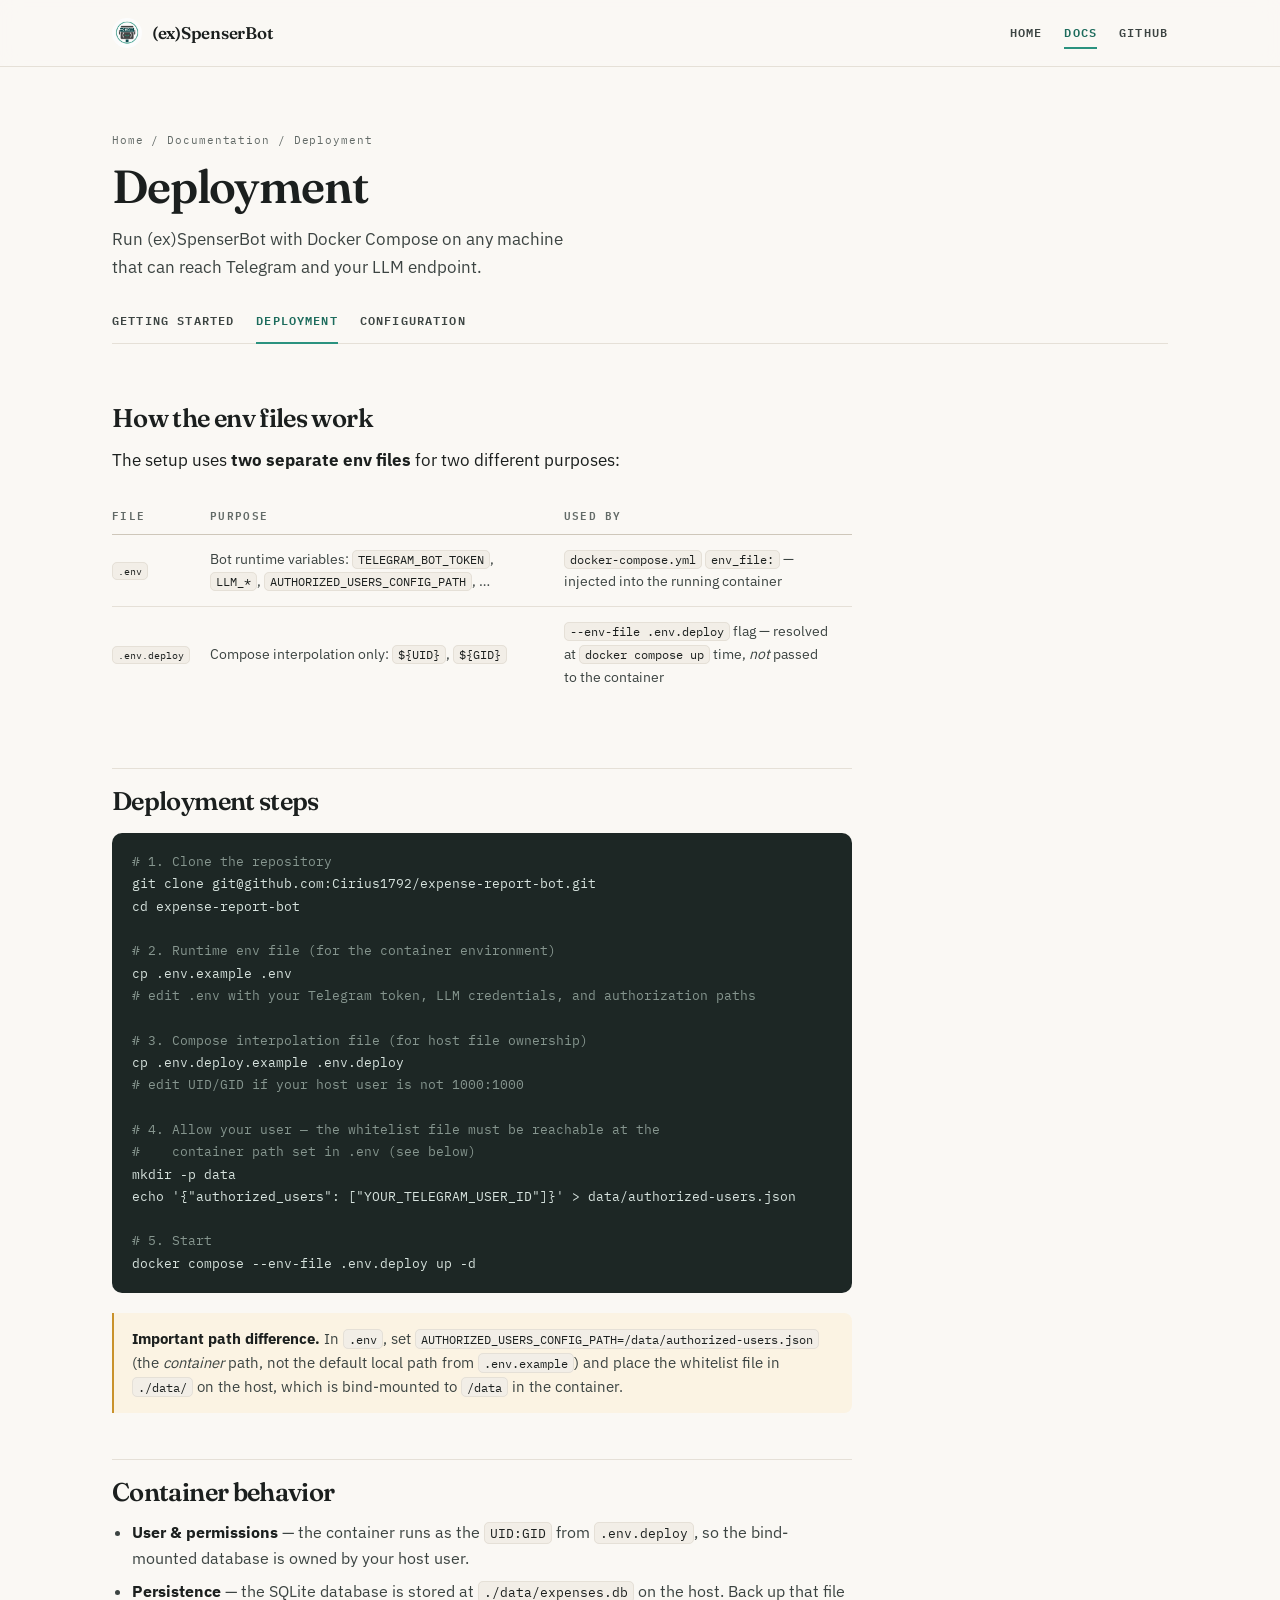
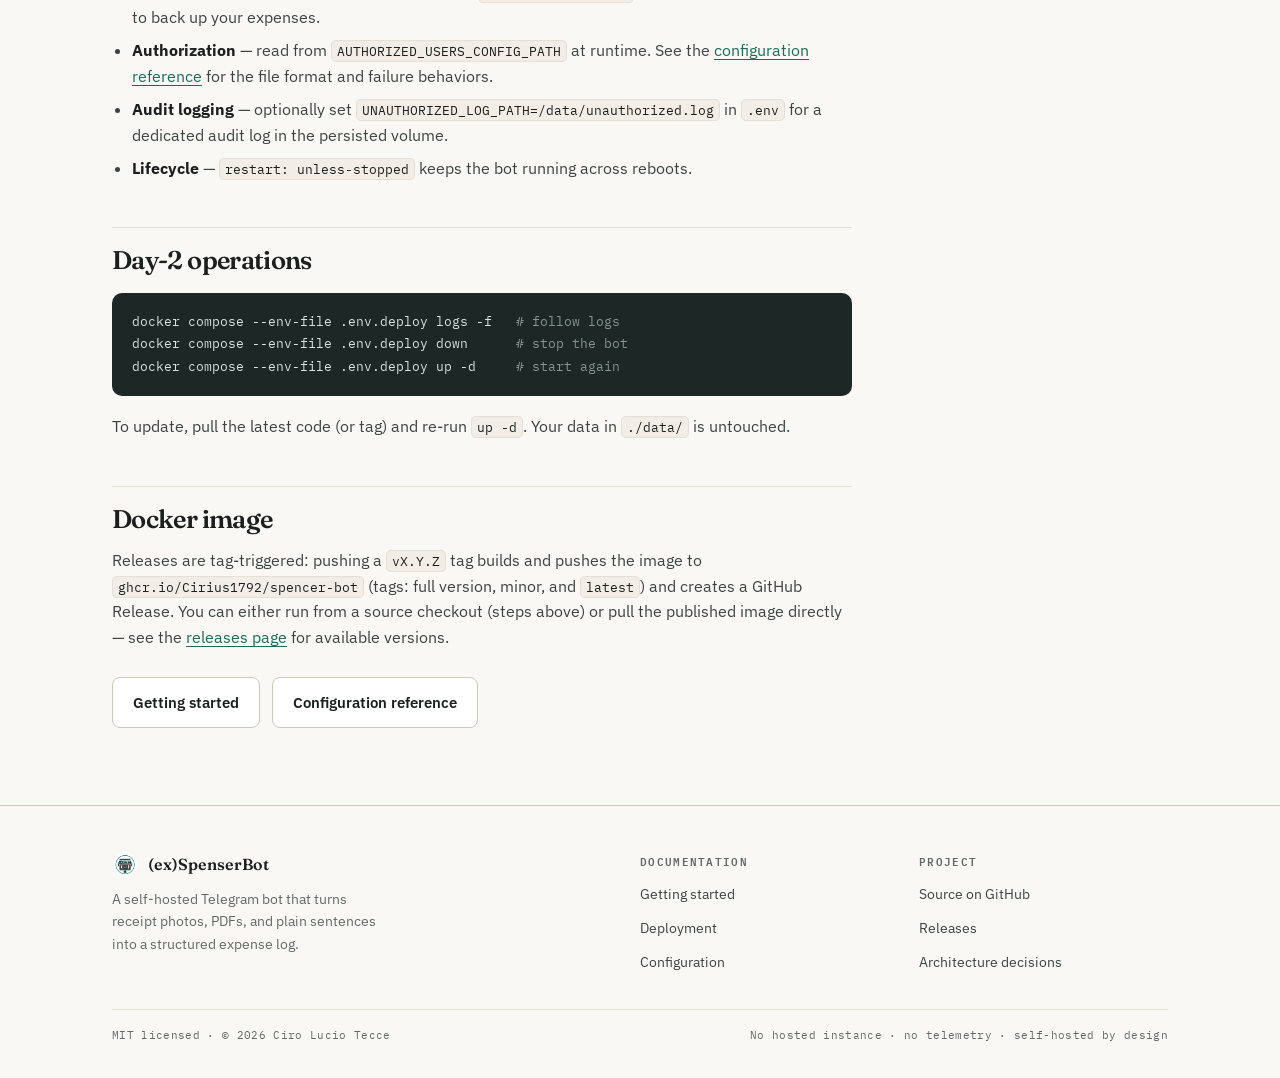
<file: site/docs/deployment.html>
<!DOCTYPE html>
<html lang="en">
<head>
<meta charset="utf-8">
<meta name="viewport" content="width=device-width, initial-scale=1">
<title>Deployment — (ex)SpenserBot</title>
<meta name="description" content="Deploy (ex)SpenserBot with Docker Compose: environment files, data persistence, authorization paths, and day-2 operations.">
<meta name="color-scheme" content="light">
<link rel="canonical" href="https://cirius1792.github.io/expense-report-bot/docs/deployment.html">
<meta name="robots" content="index, follow, max-image-preview:large">
<meta property="og:type" content="article">
<meta property="og:site_name" content="(ex)SpenserBot">
<meta property="og:locale" content="en">
<meta property="og:url" content="https://cirius1792.github.io/expense-report-bot/docs/deployment.html">
<meta property="og:title" content="Deployment — (ex)SpenserBot">
<meta property="og:description" content="Deploy (ex)SpenserBot with Docker Compose: environment files, data persistence, authorization paths, and day-2 operations.">
<meta property="og:image" content="https://cirius1792.github.io/expense-report-bot/assets/og-image.png">
<meta property="og:image:type" content="image/png">
<meta property="og:image:width" content="1200">
<meta property="og:image:height" content="630">
<meta property="og:image:alt" content="(ex)SpenserBot — receipts in, ledger out">
<meta name="twitter:card" content="summary_large_image">
<meta name="twitter:title" content="Deployment — (ex)SpenserBot">
<meta name="twitter:description" content="Deploy (ex)SpenserBot with Docker Compose: environment files, data persistence, authorization paths, and day-2 operations.">
<meta name="twitter:image" content="https://cirius1792.github.io/expense-report-bot/assets/og-image.png">
<meta name="twitter:image:alt" content="(ex)SpenserBot — receipts in, ledger out">
<link rel="preload" href="../assets/fonts/fraunces-var.woff2" as="font" type="font/woff2" crossorigin>
<link rel="preload" href="../assets/fonts/plexsans-var.woff2" as="font" type="font/woff2" crossorigin>
<script type="application/ld+json">{"@context":"https://schema.org","@type":"BreadcrumbList","itemListElement":[{"@type":"ListItem","position":1,"name":"Home","item":"https://cirius1792.github.io/expense-report-bot/"},{"@type":"ListItem","position":2,"name":"Documentation","item":"https://cirius1792.github.io/expense-report-bot/docs/"},{"@type":"ListItem","position":3,"name":"Deployment","item":"https://cirius1792.github.io/expense-report-bot/docs/deployment.html"}]}</script>
<meta name="theme-color" content="#faf8f4">
<link rel="icon" type="image/png" sizes="192x192" href="../assets/logo-192.png">
<link rel="stylesheet" href="../assets/icons.css">
<link rel="stylesheet" href="../assets/style.css">
</head>
<body>
<a class="skip" href="#main">Skip to content</a>
<nav class="nav" aria-label="Primary">
  <div class="nav-inner">
    <a class="brand" href="../index.html"><img src="../assets/logo-96.png" alt="" width="30" height="30"><span>(ex)SpenserBot</span></a>
    <div class="nav-links">
      <a href="../index.html">Home</a>
      <a href="../docs/index.html" aria-current="page">Docs</a>
      <a href="https://github.com/Cirius1792/expense-report-bot" class="ext">GitHub</a>
    </div>
  </div>
</nav>

<main id="main">
  <header class="docs-head">
    <div class="wrap">
      <p class="crumb"><a href="../index.html">Home</a> / <a href="index.html">Documentation</a> / Deployment</p>
      <h1>Deployment</h1>
      <p class="lede">Run (ex)SpenserBot with Docker Compose on any machine that can reach Telegram and your LLM endpoint.</p>
      <nav class="tabs" aria-label="Documentation">
      <a href="index.html">Getting started</a>
      <a href="deployment.html" aria-current="page">Deployment</a>
      <a href="configuration.html">Configuration</a>
      </nav>
    </div>
  </header>

  <section class="docs">
    <div class="wrap">
      <article>
        <h2>How the env files work</h2>
        <p>The setup uses <strong>two separate env files</strong> for two different purposes:</p>
        <div class="table-scroll" tabindex="0" role="region" aria-label="Environment files"><table class="ref wide">
          <thead>
            <tr><th scope="col">File</th><th scope="col">Purpose</th><th scope="col">Used by</th></tr>
          </thead>
          <tbody>
            <tr>
              <td><code>.env</code></td>
              <td>Bot runtime variables: <code>TELEGRAM_BOT_TOKEN</code>, <code>LLM_*</code>, <code>AUTHORIZED_USERS_CONFIG_PATH</code>, …</td>
              <td><code>docker-compose.yml</code> <code>env_file:</code> — injected into the running container</td>
            </tr>
            <tr>
              <td><code>.env.deploy</code></td>
              <td>Compose interpolation only: <code>${UID}</code>, <code>${GID}</code></td>
              <td><code>--env-file .env.deploy</code> flag — resolved at <code>docker compose up</code> time, <em>not</em> passed to the container</td>
            </tr>
          </tbody>
        </table></div>

        <h2>Deployment steps</h2>
        <pre tabindex="0" role="region" aria-label="Deployment shell commands"><code><span class="c"># 1. Clone the repository</span>
git clone git@github.com:Cirius1792/expense-report-bot.git
cd expense-report-bot

<span class="c"># 2. Runtime env file (for the container environment)</span>
cp .env.example .env
<span class="c"># edit .env with your Telegram token, LLM credentials, and authorization paths</span>

<span class="c"># 3. Compose interpolation file (for host file ownership)</span>
cp .env.deploy.example .env.deploy
<span class="c"># edit UID/GID if your host user is not 1000:1000</span>

<span class="c"># 4. Allow your user — the whitelist file must be reachable at the</span>
<span class="c">#    container path set in .env (see below)</span>
mkdir -p data
echo '{"authorized_users": ["YOUR_TELEGRAM_USER_ID"]}' &gt; data/authorized-users.json

<span class="c"># 5. Start</span>
docker compose --env-file .env.deploy up -d</code></pre>

        <div class="callout warn"><strong>Important path difference.</strong> In <code>.env</code>, set <code>AUTHORIZED_USERS_CONFIG_PATH=/data/authorized-users.json</code> (the <em>container</em> path, not the default local path from <code>.env.example</code>) and place the whitelist file in <code>./data/</code> on the host, which is bind-mounted to <code>/data</code> in the container.</div>

        <h2>Container behavior</h2>
        <ul>
          <li><strong>User &amp; permissions</strong> — the container runs as the <code>UID:GID</code> from <code>.env.deploy</code>, so the bind-mounted database is owned by your host user.</li>
          <li><strong>Persistence</strong> — the SQLite database is stored at <code>./data/expenses.db</code> on the host. Back up that file to back up your expenses.</li>
          <li><strong>Authorization</strong> — read from <code>AUTHORIZED_USERS_CONFIG_PATH</code> at runtime. See the <a href="configuration.html">configuration reference</a> for the file format and failure behaviors.</li>
          <li><strong>Audit logging</strong> — optionally set <code>UNAUTHORIZED_LOG_PATH=/data/unauthorized.log</code> in <code>.env</code> for a dedicated audit log in the persisted volume.</li>
          <li><strong>Lifecycle</strong> — <code>restart: unless-stopped</code> keeps the bot running across reboots.</li>
        </ul>

        <h2>Day-2 operations</h2>
        <pre tabindex="0" role="region" aria-label="Day-2 operations"><code>docker compose --env-file .env.deploy logs -f   <span class="c"># follow logs</span>
docker compose --env-file .env.deploy down      <span class="c"># stop the bot</span>
docker compose --env-file .env.deploy up -d     <span class="c"># start again</span></code></pre>
        <p>To update, pull the latest code (or tag) and re-run <code>up -d</code>. Your data in <code>./data/</code> is untouched.</p>

        <h2>Docker image</h2>
        <p>Releases are tag-triggered: pushing a <code>vX.Y.Z</code> tag builds and pushes the image to <code>ghcr.io/Cirius1792/spencer-bot</code> (tags: full version, minor, and <code>latest</code>) and creates a GitHub Release. You can either run from a source checkout (steps above) or pull the published image directly — see the <a href="https://github.com/Cirius1792/expense-report-bot/releases">releases page</a> for available versions.</p>
        <div class="next">
          <a class="btn btn-ghost" href="index.html">Getting started</a>
          <a class="btn btn-ghost" href="configuration.html">Configuration reference</a>
        </div>
      </article>
    </div>
  </section>
</main>

<footer>
  <div class="wrap">
    <div class="foot-grid">
      <div>
        <div class="foot-brand"><img src="../assets/logo-96.png" alt="" width="26" height="26"><span>(ex)SpenserBot</span></div>
        <p>A self-hosted Telegram bot that turns receipt photos, PDFs, and plain sentences into a structured expense log.</p>
      </div>
      <div>
        <h4>Documentation</h4>
        <ul>
          <li><a href="../docs/index.html">Getting started</a></li>
          <li><a href="../docs/deployment.html">Deployment</a></li>
          <li><a href="../docs/configuration.html">Configuration</a></li>
        </ul>
      </div>
      <div>
        <h4>Project</h4>
        <ul>
          <li><a href="https://github.com/Cirius1792/expense-report-bot">Source on GitHub</a></li>
          <li><a href="https://github.com/Cirius1792/expense-report-bot/releases">Releases</a></li>
          <li><a href="https://github.com/Cirius1792/expense-report-bot/tree/main/docs/adr">Architecture decisions</a></li>
        </ul>
      </div>
    </div>
    <div class="foot-bar">
      <span>MIT licensed · © 2026 Ciro Lucio Tecce</span>
      <span>No hosted instance · no telemetry · self-hosted by design</span>
    </div>
  </div>
</footer>
</body>
</html>
</file>
<file: site/assets/icons.css>
/* (ex)SpenserBot — CSS-art icon set.
   No emoji, no icon font, no SVG, no image file: every glyph is drawn with
   background / border / border-radius / clip-path / box-shadow.

   Geometry: the `.i` element is always a fixed 1em × 1em box and is the
   containing block for every shape, so percentages always mean "of the 24-unit
   icon square" and the drawing scales with font-size. Shapes are painted in
   DOM order — ::before (bottom), optional <span> (middle), ::after (top) —
   which is why each icon's markup is <i class="i i-…"><span></span></i> even
   when the third layer is unused.

   Colour comes from currentColor. Knockouts (lens holes, text lines, shield
   checks) paint var(--i-hole, transparent); a surface opts in by setting
   --i-hole to its own background colour, so one icon reads correctly on paper,
   on white panels, and on the dark band. */

.i {
  position: relative;
  display: inline-block;
  width: 1em;
  height: 1em;
  flex: none;
  vertical-align: -0.125em;
  color: inherit;
  font-style: normal;
}
.i::before, .i::after, .i > span {
  content: "";
  position: absolute;
  display: block;
  box-sizing: border-box;
}

/* ── camera — receipt photo ────────────────────────────────────────────── */
.i-camera::before { /* viewfinder bump */
  left: 26%; top: 5%; width: 34%; height: 24%;
  background: currentColor; border-radius: 26% 26% 0 0;
}
.i-camera > span { /* body */
  left: 0; top: 24%; width: 100%; height: 68%;
  background: currentColor; border-radius: 14%;
}
.i-camera::after { /* lens */
  left: 30%; top: 38%; width: 40%; height: 40%;
  background: var(--i-hole, transparent); border-radius: 50%;
}

/* ── doc — PDF receipt / CSV report ────────────────────────────────────── */
.i-doc::before { /* page */
  left: 4%; top: 2%; width: 92%; height: 96%;
  background: currentColor; border-radius: 8%;
}
.i-doc > span { /* dog-eared corner */
  left: 74%; top: 2%; width: 22%; height: 22%;
  background: var(--i-hole, transparent);
  clip-path: polygon(100% 0, 100% 100%, 0 0);
}
.i-doc::after { /* text lines */
  left: 22%; top: 44%; width: 56%; height: 5%;
  background: var(--i-hole, transparent); border-radius: 999px;
  box-shadow: 0 0.22em 0 var(--i-hole, transparent);
  transform: translateY(0.11em);
}

/* ── pen — free-text logging ───────────────────────────────────────────── */
.i-pen { transform: rotate(36deg); }
.i-pen::before { /* barrel */
  left: 37%; top: 4%; width: 26%; height: 62%;
  background: currentColor; border-radius: 14% 14% 4% 4%;
}
.i-pen::after { /* nib */
  left: 37%; top: 66%; width: 26%; height: 30%;
  background: currentColor;
  clip-path: polygon(0 0, 100% 0, 50% 100%);
}

/* ── loop — correction rounds ──────────────────────────────────────────── */
.i-loop::before { /* ring, open in the top-right quadrant */
  left: 8%; top: 8%; width: 84%; height: 84%;
  border: 0.1em solid currentColor; border-radius: 50%;
  border-top-color: transparent; border-right-color: transparent;
}
.i-loop > span { /* arrow head closing the gap */
  left: 55%; top: 3%; width: 0; height: 0;
  border: 0.24em solid transparent;
  border-top-color: currentColor;
  transform: rotate(-15deg);
}

/* ── bars — monthly CSV report ─────────────────────────────────────────── */
.i-bars::before { left: 6%; top: 50%; width: 20%; height: 42%; background: currentColor; border-radius: 22%; }
.i-bars::after  { left: 74%; top: 66%; width: 20%; height: 26%; background: currentColor; border-radius: 22%; }
.i-bars > span  { left: 40%; top: 14%; width: 20%; height: 78%; background: currentColor; border-radius: 22%; }

/* ── trash — delete ────────────────────────────────────────────────────── */
.i-trash::before { /* can, with two knockout ribs */
  left: 15%; top: 34%; width: 70%; height: 62%;
  background: currentColor; border-radius: 10% 10% 24% 24%;
  box-shadow: inset 0.1em 0 0 var(--i-hole, transparent),
              inset -0.1em 0 0 var(--i-hole, transparent);
}
.i-trash > span { /* lid */
  left: 8%; top: 20%; width: 84%; height: 9%;
  background: currentColor; border-radius: 40%;
}
.i-trash::after { /* handle */
  left: 36%; top: 5%; width: 28%; height: 15%;
  border: 0.09em solid currentColor; border-bottom: none;
  border-radius: 40% 40% 0 0;
}

/* ── case — travel & business trips ────────────────────────────────────── */
.i-case::before { /* body */
  left: 1%; top: 30%; width: 98%; height: 62%;
  background: currentColor; border-radius: 12%;
}
.i-case > span { /* handle */
  left: 35%; top: 10%; width: 30%; height: 22%;
  border: 0.09em solid currentColor; border-bottom: none;
  border-radius: 30% 30% 0 0;
}
.i-case::after { /* clasp */
  left: 42%; top: 42%; width: 16%; height: 11%;
  background: var(--i-hole, transparent); border-radius: 12%;
}

/* ── house — personal budgeting ────────────────────────────────────────── */
.i-house::before { /* roof */
  left: 0; top: 4%; width: 100%; height: 48%;
  background: currentColor;
  clip-path: polygon(50% 0, 100% 100%, 76% 100%, 76% 74%, 50% 30%, 24% 74%, 24% 100%, 0 100%);
}
.i-house > span { /* walls */
  left: 14%; top: 46%; width: 72%; height: 50%;
  background: currentColor; border-radius: 4% 4% 0 0;
}
.i-house::after { /* door */
  left: 41%; top: 58%; width: 18%; height: 38%;
  background: var(--i-hole, transparent); border-radius: 10% 10% 0 0;
}

/* ── receipt — freelancer tax prep ─────────────────────────────────────── */
.i-receipt::before { /* paper */
  left: 22%; top: 0; width: 56%; height: 100%;
  background: currentColor;
  clip-path: polygon(0 0, 100% 0, 100% 100%, 87.5% 90%, 75% 100%, 62.5% 90%,
                     50% 100%, 37.5% 90%, 25% 100%, 12.5% 90%, 0 100%);
}
.i-receipt > span { /* total */
  left: 34%; top: 72%; width: 22%; height: 7%;
  background: var(--i-hole, transparent); border-radius: 999px;
}
.i-receipt::after { /* line items */
  left: 34%; top: 20%; width: 34%; height: 6%;
  background: var(--i-hole, transparent); border-radius: 999px;
  box-shadow: 0 0.22em 0 var(--i-hole, transparent), 0 0.44em 0 var(--i-hole, transparent);
}

/* ── people — small teams ──────────────────────────────────────────────── */
.i-people::before { /* shoulders */
  left: 1%; top: 54%; width: 98%; height: 36%;
  background: currentColor; border-radius: 50% 50% 14% 14% / 92% 92% 14% 14%;
}
.i-people > span { /* back head */
  left: 3%; top: 20%; width: 30%; height: 30%;
  background: currentColor; border-radius: 50%;
}
.i-people::after { /* front head */
  left: 54%; top: 8%; width: 40%; height: 40%;
  background: var(--i-hole, transparent);
  box-shadow: inset 0 0 0 0.12em currentColor; border-radius: 50%;
}

/* ── db — self-hosted SQLite storage ───────────────────────────────────── */
.i-db::before { /* top disc */
  left: 8%; top: 2%; width: 84%; height: 30%;
  background: currentColor; border-radius: 50%;
}
.i-db > span { /* middle disc */
  left: 8%; top: 35%; width: 84%; height: 28%;
  background: currentColor; border-radius: 50%;
}
.i-db::after { /* bottom disc */
  left: 8%; top: 65%; width: 84%; height: 32%;
  background: currentColor; border-radius: 50% 50% 50% 50% / 42% 42% 58% 58%;
}

/* ── user — per-user isolation ─────────────────────────────────────────── */
.i-user::before { /* shoulders */
  left: 8%; top: 52%; width: 84%; height: 44%;
  background: currentColor; border-radius: 50% 50% 14% 14% / 92% 92% 12% 12%;
}
.i-user::after { /* head */
  left: 30%; top: 4%; width: 40%; height: 40%;
  background: currentColor; border-radius: 50%;
}

/* ── shield — whitelist + audit log ────────────────────────────────────── */
.i-shield::before { /* shield */
  left: 4%; top: 0; width: 92%; height: 100%;
  background: currentColor;
  clip-path: polygon(50% 0, 100% 16%, 100% 52%, 50% 100%, 0 52%, 0 16%);
}
.i-shield > span { /* short check stroke */
  left: 24%; top: 46%; width: 22%; height: 12%;
  background: var(--i-hole, transparent); border-radius: 30%;
  transform: rotate(46deg);
}
.i-shield::after { /* long check stroke */
  left: 40%; top: 46%; width: 36%; height: 12%;
  background: var(--i-hole, transparent); border-radius: 30%;
  transform: rotate(-48deg);
}

/* ── help — question-mark button ───────────────────────────────────────── */
.i-help::before { /* ring */
  left: 2%; top: 2%; width: 96%; height: 96%;
  border: 0.1em solid currentColor; border-radius: 50%;
}
.i-help > span { /* hook of the question mark */
  left: 32%; top: 20%; width: 36%; height: 30%;
  border: 0.1em solid currentColor; border-radius: 50%;
  border-left-color: transparent; border-bottom-color: transparent;
  transform: rotate(10deg);
}
.i-help::after { /* dot */
  left: 45%; top: 70%; width: 10%; height: 10%;
  background: currentColor; border-radius: 50%;
}

/* ── check — a field confirmed ─────────────────────────────────────────── */
.i-check::before { /* short stroke, down to the vertex */
  left: 9%; top: 46.5%; width: 24%; height: 14%;
  background: currentColor; border-radius: 30%; transform: rotate(41.6deg);
}
.i-check::after { /* long stroke, up from the vertex */
  left: 23.2%; top: 34%; width: 71.6%; height: 14%;
  background: currentColor; border-radius: 30%; transform: rotate(-35.9deg);
}

/* ── plus — Add button ─────────────────────────────────────────────────── */
.i-plus::before { left: 9%; top: 43%; width: 82%; height: 14%; background: currentColor; border-radius: 999px; }
.i-plus::after  { left: 43%; top: 9%; width: 14%; height: 82%; background: currentColor; border-radius: 999px; }

/* ── list — List button ────────────────────────────────────────────────── */
.i-list::before { /* rows */
  left: 33%; top: 42%; width: 61%; height: 9%;
  background: currentColor; border-radius: 999px;
  box-shadow: 0 0.24em 0 currentColor, -0.24em 0 0 currentColor;
}
.i-list::after { /* bullets */
  left: 6%; top: 44%; width: 11%; height: 11%;
  background: currentColor; border-radius: 50%;
  box-shadow: 0 0.25em 0 currentColor, -0.25em 0 0 currentColor;
}

/* ── plane — send ──────────────────────────────────────────────────────── */
.i-plane::before { /* body */
  left: 1%; top: 5%; width: 98%; height: 90%;
  background: currentColor;
  clip-path: polygon(2% 44%, 100% 2%, 60% 98%, 46% 60%);
}
.i-plane::after { /* fold */
  left: 46%; top: 58%; width: 24%; height: 6%;
  background: var(--i-hole, transparent);
  transform: rotate(-32deg); transform-origin: left center;
}
</file>
<file: site/assets/style.css>
/* (ex)SpenserBot — site stylesheet.
   Art direction: technical editorial. Hairline rules do the structural work,
   mono labels carry the metadata, one accent (the logo teal), one dark band.
   Type: Fraunces (display), IBM Plex Sans (text), IBM Plex Mono (data).
   All three are self-hosted latin subsets in assets/fonts — the site makes no
   network requests at all. */

/* ── Self-hosted type ─────────────────────────────────────────────────────── */
@font-face {
  font-family: "Fraunces";
  src: url("fonts/fraunces-var.woff2") format("woff2-variations");
  font-weight: 100 900; font-style: normal; font-display: swap;
}
@font-face {
  font-family: "Fraunces";
  src: url("fonts/fraunces-italic-var.woff2") format("woff2-variations");
  font-weight: 100 900; font-style: italic; font-display: swap;
}
@font-face {
  font-family: "IBM Plex Sans";
  src: url("fonts/plexsans-var.woff2") format("woff2-variations");
  font-weight: 100 700; font-style: normal; font-display: swap;
}
@font-face {
  font-family: "IBM Plex Mono";
  src: url("fonts/plexmono-400.woff2") format("woff2");
  font-weight: 400; font-style: normal; font-display: swap;
}
@font-face {
  font-family: "IBM Plex Mono";
  src: url("fonts/plexmono-600.woff2") format("woff2");
  font-weight: 600; font-style: normal; font-display: swap;
}

/* ── Tokens ──────────────────────────────────────────────────────────────── */
:root {
  --paper: #faf8f4;
  --panel: #ffffff;
  --tint: #f2eee7;
  --ink: #1b1f1e;
  --ink-2: #3c4442;
  --muted: #626a67;
  --rule: #e5e0d7;
  --rule-2: #cec7ba;
  /* #2a927f is the logo teal: used for graphics and large type only.
     #1c6b5c is the text/button counterpart — white on #2a927f is 3.8:1. */
  --teal: #2a927f;
  --teal-deep: #1c6b5c;
  --teal-wash: #e8f1ee;
  --dark: #17211f;
  --dark-2: #1f2c29;
  --on-dark: #e4ebe8;
  --on-dark-muted: #9fb2ad;
  --on-dark-teal: #7fcdb9;
  --code-bg: #1d2725;

  --serif: "Fraunces", Georgia, "Times New Roman", serif;
  --sans: "IBM Plex Sans", -apple-system, BlinkMacSystemFont, "Segoe UI", Roboto, Arial, sans-serif;
  --mono: "IBM Plex Mono", ui-monospace, SFMono-Regular, Menlo, Consolas, monospace;

  --wrap: 1120px;
  --pad: clamp(20px, 4vw, 32px);
  --r: 10px;
  --shadow: 0 1px 2px rgba(23, 33, 31, 0.05), 0 14px 34px -22px rgba(23, 33, 31, 0.45);
  --ease: 140ms cubic-bezier(0.33, 0.7, 0.4, 1);
}

*, *::before, *::after { box-sizing: border-box; }
* { margin: 0; padding: 0; }

html { -webkit-text-size-adjust: 100%; scroll-behavior: smooth; }

body {
  background: var(--paper);
  color: var(--ink-2);
  font-family: var(--sans);
  font-size: 1rem;
  line-height: 1.62;
  font-optical-sizing: auto;
  -webkit-font-smoothing: antialiased;
  text-rendering: optimizeLegibility;
}

img { display: block; max-width: 100%; }
a { color: var(--teal-deep); text-decoration-thickness: 1px; text-underline-offset: 0.18em; }
a:hover { color: var(--ink); }
:focus-visible { outline: 2px solid var(--teal-deep); outline-offset: 3px; border-radius: 3px; }
::selection { background: var(--teal-wash); }

h1, h2, h3 { color: var(--ink); font-weight: 600; }
h1, h2 { font-family: var(--serif); font-optical-sizing: auto; letter-spacing: -0.025em; }
h1 { font-size: clamp(2.4rem, 5.4vw, 3.9rem); line-height: 1.03; text-wrap: balance; max-width: 18ch; }
h2 { font-size: clamp(1.55rem, 2.9vw, 2.1rem); line-height: 1.12; }
h3 { font-size: 1.02rem; line-height: 1.35; }
p { text-wrap: pretty; }

/* Mono micro-label: the one recurring piece of chrome across the page. */
.kicker {
  display: flex; align-items: center; gap: 14px;
  font-family: var(--mono); font-weight: 600; font-size: 0.7rem;
  letter-spacing: 0.14em; text-transform: uppercase; color: var(--teal-deep);
}
.kicker .idx { color: var(--muted); }
.kicker::after { content: ""; flex: 1; height: 1px; background: var(--rule); }

.wrap { width: 100%; max-width: var(--wrap); margin: 0 auto; padding: 0 var(--pad); }
section[id], header[id] { scroll-margin-top: 84px; }
.skip {
  position: absolute; left: -9999px; top: 0; z-index: 50;
  background: var(--ink); color: var(--paper); padding: 10px 16px; border-radius: 0 0 8px 0;
}
.skip:focus { left: 0; }

/* ── Nav ─────────────────────────────────────────────────────────────────── */
.nav {
  position: sticky; top: 0; z-index: 20;
  background: color-mix(in srgb, var(--paper) 88%, transparent);
  backdrop-filter: blur(10px);
  border-bottom: 1px solid var(--rule);
}
.nav-inner {
  max-width: var(--wrap); margin: 0 auto; padding: 0 var(--pad);
  min-height: 66px; display: flex; align-items: center; gap: 26px; flex-wrap: wrap;
}
.brand { display: flex; align-items: center; gap: 10px; text-decoration: none; }
.brand img { width: 30px; height: 30px; border-radius: 50%; }
.brand span {
  font-family: var(--serif); font-weight: 600; font-size: 1.06rem;
  letter-spacing: -0.015em; color: var(--ink);
}
.nav-links { margin-left: auto; display: flex; align-items: center; gap: 22px; flex-wrap: wrap; }
.nav-links a {
  font-family: var(--mono); font-size: 0.72rem; font-weight: 600;
  letter-spacing: 0.1em; text-transform: uppercase; text-decoration: none;
  color: var(--ink-2); padding: 6px 0; border-bottom: 2px solid transparent;
  transition: color var(--ease), border-color var(--ease);
}
.nav-links a:hover { color: var(--ink); border-bottom-color: var(--rule-2); }
.nav-links a[aria-current="page"] { color: var(--teal-deep); border-bottom-color: var(--teal); }

/* ── Buttons ─────────────────────────────────────────────────────────────── */
.btn {
  display: inline-flex; align-items: center; gap: 9px;
  font-family: var(--sans); font-weight: 600; font-size: 0.95rem;
  padding: 12px 20px; border-radius: 8px; border: 1px solid transparent;
  text-decoration: none; cursor: pointer;
  transition: background var(--ease), border-color var(--ease), transform var(--ease);
}
.btn-primary { background: var(--teal-deep); color: #fff; }
.btn-primary:hover { background: #155148; color: #fff; transform: translateY(-1px); }
.btn-ghost { background: var(--panel); border-color: var(--rule-2); color: var(--ink); }
.btn-ghost:hover { border-color: var(--ink); color: var(--ink); transform: translateY(-1px); }
.btn .i { font-size: 1.05em; }

/* ── Hero ────────────────────────────────────────────────────────────────── */
.hero { padding: clamp(46px, 6vw, 88px) 0 clamp(40px, 5vw, 76px); position: relative; overflow: hidden; }
.hero::before {
  content: ""; position: absolute; inset: -30% 40% 55% -20%; pointer-events: none;
  background: radial-gradient(closest-side, var(--teal-wash), transparent);
  opacity: 0.75;
}
.hero-grid {
  position: relative;
  display: grid; grid-template-columns: minmax(0, 1.04fr) minmax(0, 0.96fr);
  gap: clamp(36px, 5vw, 68px); align-items: center;
}
.hero h1 { margin: 20px 0 18px; }
.hero h1 em { font-style: italic; color: var(--teal-deep); }
.lede { font-size: 1.09rem; max-width: 47ch; color: var(--ink-2); }
.cta-row { display: flex; flex-wrap: wrap; gap: 12px; margin: 28px 0 16px; }
.hero-note {
  font-family: var(--mono); font-size: 0.74rem; letter-spacing: 0.02em;
  color: var(--muted); max-width: 44ch;
}

/* Chat mock — a representation of real bot messages, not a screenshot. */
.chat {
  background: var(--panel); border: 1px solid var(--rule); border-radius: 14px;
  box-shadow: var(--shadow); overflow: hidden; max-width: 460px; margin-left: auto;
}
.chat-bar {
  display: flex; align-items: center; gap: 10px;
  padding: 10px 14px; border-bottom: 1px solid var(--rule); background: var(--tint);
}
.chat-bar img { width: 28px; height: 28px; border-radius: 50%; }
.chat-bar b { font-size: 0.85rem; color: var(--ink); display: block; }
.chat-bar small { font-family: var(--mono); font-size: 0.72rem; color: var(--muted); letter-spacing: 0.04em; }
.chat-body {
  padding: 16px; display: flex; flex-direction: column; gap: 10px;
  background:
    linear-gradient(180deg, var(--teal-wash) 0%, var(--paper) 60%);
}
.bubble { max-width: 90%; padding: 10px 13px; border-radius: 12px; font-size: 0.84rem; line-height: 1.5; }
.bubble-out { align-self: flex-end; background: var(--teal-deep); color: #fff; border-bottom-right-radius: 4px; }
/* Outgoing photo: Telegram shows the image itself, so the bubble *is* the
   thumbnail rather than a card framing it. */
.bubble-photo {
  background: #eef5f3; padding: 16px; --i-hole: #eef5f3;
  display: flex; align-items: center; justify-content: center;
}
.bubble-photo .i { font-size: 2.6rem; color: var(--teal-deep); }
.bubble-in { align-self: flex-start; background: var(--panel); border: 1px solid var(--rule); border-bottom-left-radius: 4px; }
.bubble-in .head {
  font-family: var(--mono); font-size: 0.68rem; font-weight: 600; letter-spacing: 0.1em;
  text-transform: uppercase; color: var(--teal-deep); padding-bottom: 8px;
  border-bottom: 1px solid var(--rule); margin-bottom: 8px;
}
.rows { display: grid; grid-template-columns: auto 1fr; gap: 3px 14px; font-size: 0.8rem; }
.rows dt { font-family: var(--mono); font-size: 0.72rem; color: var(--muted); letter-spacing: 0.04em; }
.rows dd { color: var(--ink); font-variant-numeric: tabular-nums; }
.saved { display: flex; align-items: center; gap: 7px; margin-top: 9px; color: var(--teal-deep); font-weight: 600; font-size: 0.8rem; }
.inline-btn {
  display: inline-flex; align-items: center; gap: 7px; margin-top: 9px;
  border: 1px solid var(--rule-2); border-radius: 7px; padding: 6px 11px;
  font-size: 0.76rem; color: var(--ink); background: var(--paper);
}
.chat-hint { font-family: var(--mono); font-size: 0.72rem; color: var(--muted); text-align: center; }
.keyboard {
  display: grid; grid-template-columns: repeat(3, 1fr); gap: 6px;
  border-top: 1px solid var(--rule); background: var(--tint); padding: 10px;
}
.key {
  display: flex; align-items: center; justify-content: center; gap: 6px;
  background: var(--panel); border: 1px solid var(--rule); border-radius: 7px;
  padding: 7px 6px; font-size: 0.75rem; color: var(--ink-2);
  box-shadow: 0 1px 0 rgba(23, 33, 31, 0.05);
}
.key .i { font-size: 0.95rem; color: var(--teal-deep); --i-hole: var(--panel); }
.chat-input {
  display: flex; align-items: center; gap: 10px; padding: 11px 14px;
  border-top: 1px solid var(--rule); background: var(--panel);
  font-size: 0.78rem; color: var(--muted);
}
.chat-input .field { flex: 1; border: 1px solid var(--rule); border-radius: 16px; padding: 6px 12px; }
.chat-input .i { font-size: 1.1rem; color: var(--teal); }

/* ── Section scaffolding ─────────────────────────────────────────────────── */
.sec { padding: clamp(52px, 6.5vw, 96px) 0; }
.sec-lede { color: var(--ink-2); max-width: 52ch; margin-top: 14px; }
.head-split { display: grid; grid-template-columns: minmax(0, 0.78fr) minmax(0, 1.22fr); gap: clamp(30px, 5vw, 72px); }
.sticky { position: sticky; top: 104px; align-self: start; }

/* ── 01 Features — editorial list ────────────────────────────────────────── */
.f-list { border-top: 1px solid var(--rule-2); }
.f-row {
  display: grid; grid-template-columns: 2.4rem 2.6rem minmax(0, 1fr);
  gap: 16px; align-items: start; padding: 20px 12px 20px 0;
  border-bottom: 1px solid var(--rule); transition: background var(--ease);
}
.f-row:hover { background: var(--panel); }
.f-row .n { font-family: var(--mono); font-size: 0.72rem; color: var(--muted); padding-top: 0.4rem; }
.f-row .i { font-size: 1.55rem; color: var(--teal-deep); --i-hole: var(--paper); }
.f-row:hover .i { --i-hole: var(--panel); color: var(--teal); }
.f-row p { font-size: 0.92rem; color: var(--ink-2); margin-top: 4px; max-width: 58ch; }

/* ── 02 Spec band — use cases ────────────────────────────────────────────── */
.band { background: var(--panel); border-top: 1px solid var(--rule); border-bottom: 1px solid var(--rule); }
.spec { display: grid; grid-template-columns: repeat(4, minmax(0, 1fr)); }
.spec > div { padding: 30px 24px; border-left: 1px solid var(--rule); }
.spec > div:first-child { border-left: none; padding-left: 0; }
.spec .i { font-size: 1.4rem; color: var(--teal-deep); --i-hole: var(--panel); }
.spec h3 { margin: 14px 0 6px; }
.spec p { font-size: 0.89rem; color: var(--ink-2); }
.spec .tag { font-family: var(--mono); font-size: 0.68rem; letter-spacing: 0.1em; text-transform: uppercase; color: var(--muted); }

/* ── 03 Steps — timeline ─────────────────────────────────────────────────── */
.steps { display: grid; grid-template-columns: repeat(4, minmax(0, 1fr)); border-top: 1px solid var(--rule-2); }
.step { padding: 26px 22px 0 0; position: relative; display: flex; flex-direction: column; }
.step::before {
  content: ""; position: absolute; top: -5px; left: 0;
  width: 9px; height: 9px; border-radius: 50%; background: var(--teal);
  box-shadow: 0 0 0 4px var(--paper);
}
.step .n { font-family: var(--mono); font-size: 0.7rem; font-weight: 600; letter-spacing: 0.12em; color: var(--teal-deep); }
.step h3 { font-family: var(--serif); font-size: 1.24rem; letter-spacing: -0.015em; margin: 8px 0 8px; }
.step p { font-size: 0.9rem; color: var(--ink-2); min-height: 4.4em; }
.step .artifact { margin-top: auto; }
.artifact {
  margin-top: 16px; border: 1px solid var(--rule); border-radius: 8px;
  background: var(--panel); padding: 12px 13px; min-height: 88px;
  font-family: var(--mono); font-size: 0.72rem; line-height: 1.75; color: var(--ink-2);
  display: flex; flex-direction: column; justify-content: center;
}
.artifact .k { color: var(--muted); }
.artifact.chips { flex-direction: row; flex-wrap: wrap; gap: 6px; align-content: center; }
.artifact.chips span {
  border: 1px solid var(--rule); border-radius: 6px; padding: 3px 8px; background: var(--paper);
}
.artifact.dark { background: var(--code-bg); border-color: var(--code-bg); color: #cfe0da; }
.artifact.dark .k { color: #7f8f8a; }
.artifact.quote { font-family: var(--sans); font-size: 0.85rem; line-height: 1.5; color: var(--ink); }

/* ── 04 Reference table ──────────────────────────────────────────────────── */
.ref { width: 100%; border-collapse: collapse; }
.ref th {
  font-family: var(--mono); font-size: 0.68rem; font-weight: 600; letter-spacing: 0.12em;
  text-transform: uppercase; color: var(--muted); text-align: left;
  padding: 0 14px 10px 0; border-bottom: 1px solid var(--rule-2);
}
.ref td { padding: 13px 14px 13px 0; border-bottom: 1px solid var(--rule); font-size: 0.88rem; vertical-align: middle; }
.ref td:last-child, .ref th:last-child { padding-right: 0; }
.ref .cmd { font-family: var(--mono); font-size: 0.8rem; color: var(--ink); white-space: nowrap; }
.chip {
  display: inline-flex; align-items: center; gap: 7px;
  border: 1px solid var(--rule); border-radius: 7px; padding: 5px 10px;
  background: var(--panel); font-size: 0.78rem; color: var(--ink); white-space: nowrap;
}
.chip .i { font-size: 0.95rem; color: var(--teal-deep); --i-hole: var(--panel); }
.table-scroll { overflow-x: auto; --cover: var(--paper); }
.band .table-scroll { --cover: var(--panel); }
/* Scrolling shadows: drawn only when there is content off-screen, so the
   horizontal scroll is discoverable rather than hidden. */
.table-scroll {
  background:
    linear-gradient(to right, var(--cover) 40%, transparent) left center / 24px 100% no-repeat local,
    linear-gradient(to left, var(--cover) 40%, transparent) right center / 24px 100% no-repeat local,
    radial-gradient(farthest-side at 0 50%, rgba(23, 33, 31, 0.16), transparent) left center / 9px 100% no-repeat scroll,
    radial-gradient(farthest-side at 100% 50%, rgba(23, 33, 31, 0.16), transparent) right center / 9px 100% no-repeat scroll;
}
/* The environment-variable table is the only one that must scroll: its first
   column is a nowrap identifier. */
.table-scroll .ref.needs-scroll { min-width: 520px; }
.note {
  font-family: var(--mono); font-size: 0.72rem; line-height: 1.7; color: var(--muted);
  border-top: 1px solid var(--rule); margin-top: 18px; padding-top: 14px;
}

/* ── 05 Dark band — data ownership ───────────────────────────────────────── */
.dark { background: var(--dark); color: var(--on-dark); }
.dark h2 { color: #fff; }
.dark .kicker { color: var(--on-dark-teal); }
.dark .kicker .idx { color: var(--on-dark-muted); }
.dark .kicker::after { background: #2e3d39; }
.dark .i { --i-hole: var(--dark); color: var(--on-dark-teal); }
.dark-grid { display: grid; grid-template-columns: minmax(0, 1.05fr) minmax(0, 0.95fr); gap: clamp(32px, 5vw, 64px); }
.points { margin-top: 30px; border-top: 1px solid #2e3d39; }
.point { display: grid; grid-template-columns: 2.4rem minmax(0, 1fr); gap: 14px; padding: 18px 0; border-bottom: 1px solid #2e3d39; }
.point .i { font-size: 1.4rem; }
.point h3 { color: #fff; margin-bottom: 4px; }
.point p { font-size: 0.9rem; color: var(--on-dark-muted); }

.diagram { border: 1px solid #2e3d39; border-radius: var(--r); padding: 20px; background: var(--dark-2); }
.diagram .cap {
  font-family: var(--mono); font-size: 0.66rem; letter-spacing: 0.12em;
  text-transform: uppercase; color: var(--on-dark-muted); margin-bottom: 16px;
}
.node {
  display: flex; align-items: center; gap: 10px;
  border: 1px solid #2e3d39; border-radius: 8px; padding: 10px 12px;
  background: var(--dark); font-size: 0.82rem; color: var(--on-dark);
}
.node .i { font-size: 1.15rem; }
.node small { display: block; font-family: var(--mono); font-size: 0.64rem; color: var(--on-dark-muted); letter-spacing: 0.04em; }
.boundary {
  margin-top: 14px; border: 1px dashed #3c4f4a; border-radius: var(--r);
  padding: 14px; display: grid; gap: 8px; position: relative;
}
.boundary > .lbl {
  position: absolute; top: -9px; left: 12px; background: var(--dark-2); padding: 0 8px;
  font-family: var(--mono); font-size: 0.64rem; letter-spacing: 0.1em; text-transform: uppercase; color: var(--on-dark-teal);
}
.diagram-note { margin-top: 16px; font-size: 0.8rem; color: var(--on-dark-muted); }
.flow { display: flex; align-items: center; gap: 10px; font-family: var(--mono); font-size: 0.72rem; color: var(--on-dark-muted); }
.flow::before, .flow::after { content: ""; height: 1px; background: #3c4f4a; flex: 1; }

/* ── Footer ──────────────────────────────────────────────────────────────── */
footer { border-top: 1px solid var(--rule-2); padding: 46px 0 34px; background: var(--paper); }
.foot-grid { display: grid; grid-template-columns: minmax(0, 1.5fr) repeat(2, minmax(0, 0.75fr)); gap: 30px; }
.foot-brand { display: flex; align-items: center; gap: 10px; margin-bottom: 10px; }
.foot-brand img { width: 26px; height: 26px; border-radius: 50%; }
.foot-brand span { font-family: var(--serif); font-weight: 600; color: var(--ink); }
.foot-grid p { font-size: 0.88rem; color: var(--muted); max-width: 34ch; }
.foot-grid h4 {
  font-family: var(--mono); font-size: 0.68rem; font-weight: 600; letter-spacing: 0.12em;
  text-transform: uppercase; color: var(--muted); margin-bottom: 12px;
}
.foot-grid ul { list-style: none; display: grid; gap: 8px; }
.foot-grid li a { font-size: 0.88rem; text-decoration: none; color: var(--ink-2); }
.foot-grid li a:hover { color: var(--teal-deep); text-decoration: underline; }
.foot-bar {
  display: flex; justify-content: space-between; gap: 16px; flex-wrap: wrap;
  border-top: 1px solid var(--rule); margin-top: 34px; padding-top: 16px;
  font-family: var(--mono); font-size: 0.7rem; letter-spacing: 0.03em; color: var(--muted);
}

/* ── Docs pages ──────────────────────────────────────────────────────────── */
.docs-head { padding: clamp(36px, 5vw, 64px) 0 0; }
.crumb { font-family: var(--mono); font-size: 0.7rem; letter-spacing: 0.08em; color: var(--muted); margin-bottom: 14px; }
.crumb a { color: var(--muted); text-decoration: none; }
.crumb a:hover { color: var(--teal-deep); }
.docs-head h1 { font-size: clamp(2rem, 4vw, 2.9rem); }
.docs-head .lede { margin-top: 14px; }
.tabs { display: flex; gap: 22px; flex-wrap: wrap; border-bottom: 1px solid var(--rule); margin-top: 30px; }
.tabs a {
  font-family: var(--mono); font-size: 0.72rem; font-weight: 600; letter-spacing: 0.1em;
  text-transform: uppercase; text-decoration: none; color: var(--ink-2);
  padding: 0 0 12px; border-bottom: 2px solid transparent; margin-bottom: -1px;
  transition: color var(--ease), border-color var(--ease);
}
.tabs a:hover { color: var(--ink); }
.tabs a[aria-current="page"] { color: var(--teal-deep); border-bottom-color: var(--teal); }

.docs { padding: clamp(36px, 5vw, 60px) 0 clamp(52px, 6vw, 88px); }
article { max-width: 74ch; }
article h2 {
  font-size: clamp(1.3rem, 2.2vw, 1.6rem); margin: 46px 0 14px; padding-top: 18px;
  border-top: 1px solid var(--rule);
}
article h2:first-of-type { margin-top: 0; padding-top: 0; border-top: none; }
article h3 { margin: 26px 0 6px; font-size: 0.98rem; }
article p { margin: 12px 0; }
article ul, article ol { margin: 12px 0 12px 20px; }
article li { margin: 7px 0; }
article > p:first-of-type { font-size: 1.05rem; color: var(--ink); }
article strong { color: var(--ink); }

code {
  font-family: var(--mono); font-size: 0.84em; overflow-wrap: break-word;
  background: var(--tint); border: 1px solid var(--rule);
  padding: 1px 5px; border-radius: 5px; color: var(--ink);
}
pre {
  background: var(--code-bg); color: #d7e3de; border-radius: var(--r);
  padding: 18px 20px; overflow-x: auto; margin: 18px 0;
  font-family: var(--mono); font-size: 0.82rem; line-height: 1.7;
}
pre code { background: none; border: none; padding: 0; color: inherit; font-size: inherit; }
pre .c { color: #86968f; }

table.ref.wide { margin: 20px 0; }
table.ref.wide td, table.ref.wide th { padding-right: 20px; }
table.ref.wide tr:last-child td { border-bottom: none; }
table.ref.wide td:first-child { font-family: var(--mono); font-size: 0.78rem; }
/* Only the four-column variable table needs nowrap + scrolling: its first column
   is a long identifier that would otherwise wrap mid-name. */
table.ref.needs-scroll td:first-child { white-space: nowrap; }

.callout {
  border-left: 2px solid var(--teal); background: var(--teal-wash);
  padding: 14px 18px; margin: 20px 0; font-size: 0.92rem; border-radius: 0 8px 8px 0;
}
.callout.warn { border-left-color: #c9922c; background: #fbf3e3; }
.callout p:first-child { margin-top: 0; }
.callout p:last-child { margin-bottom: 0; }

.next { display: flex; gap: 12px; flex-wrap: wrap; margin-top: 26px; }

/* ── Responsive ──────────────────────────────────────────────────────────── */
@media (max-width: 980px) {
  .hero-grid, .head-split, .dark-grid, .foot-grid { grid-template-columns: minmax(0, 1fr); }
  .sticky { position: static; }
  .chat { margin: 8px auto 0; }
  .spec { grid-template-columns: repeat(2, minmax(0, 1fr)); }
  .spec > div:nth-child(3) { border-left: none; padding-left: 0; }
  .spec > div { border-top: 1px solid var(--rule); }
  .spec > div:nth-child(-n+2) { border-top: none; }
  .steps { grid-template-columns: repeat(2, minmax(0, 1fr)); }
  .step { padding: 24px 24px 26px 0; }
  .step:nth-child(2n) { padding-right: 0; }
  .foot-grid { gap: 34px; }
}
@media (max-width: 640px) {
  .nav-inner { min-height: 58px; gap: 14px; }
  .nav-links { gap: 16px; }
  .hero::before { opacity: 0.5; }
  .spec, .steps { grid-template-columns: minmax(0, 1fr); }
  .spec > div { border-left: none; padding: 24px 0; }
  .spec > div:nth-child(2) { border-top: 1px solid var(--rule); }
  .step { padding: 22px 0 24px; }
  .step p { min-height: 0; }
  .step::before { top: -5px; }
  .f-row { grid-template-columns: 1.9rem 2.2rem minmax(0, 1fr); gap: 12px; }
  .keyboard { grid-template-columns: repeat(3, 1fr); }
  .key { padding: 6px 4px; font-size: 0.7rem; gap: 4px; }
  .key .i { font-size: 0.9rem; }
  .foot-bar { flex-direction: column; gap: 6px; }
}

/* ── Narrow-screen corrections ───────────────────────────────────────────── */
@media (max-width: 640px) {
  .spec > div { padding: 24px 0; }
  .ref td, .ref th { padding-right: 12px; }
  .step .artifact { min-height: 0; }
  .artifact { font-size: 0.7rem; }
  .chat-body { padding: 14px; }
  .f-row .i { font-size: 1.4rem; }
}

@media (prefers-reduced-motion: reduce) {
  html { scroll-behavior: auto; }
  *, *::before, *::after { transition-duration: 0.01ms !important; animation-duration: 0.01ms !important; }
}
</file>
